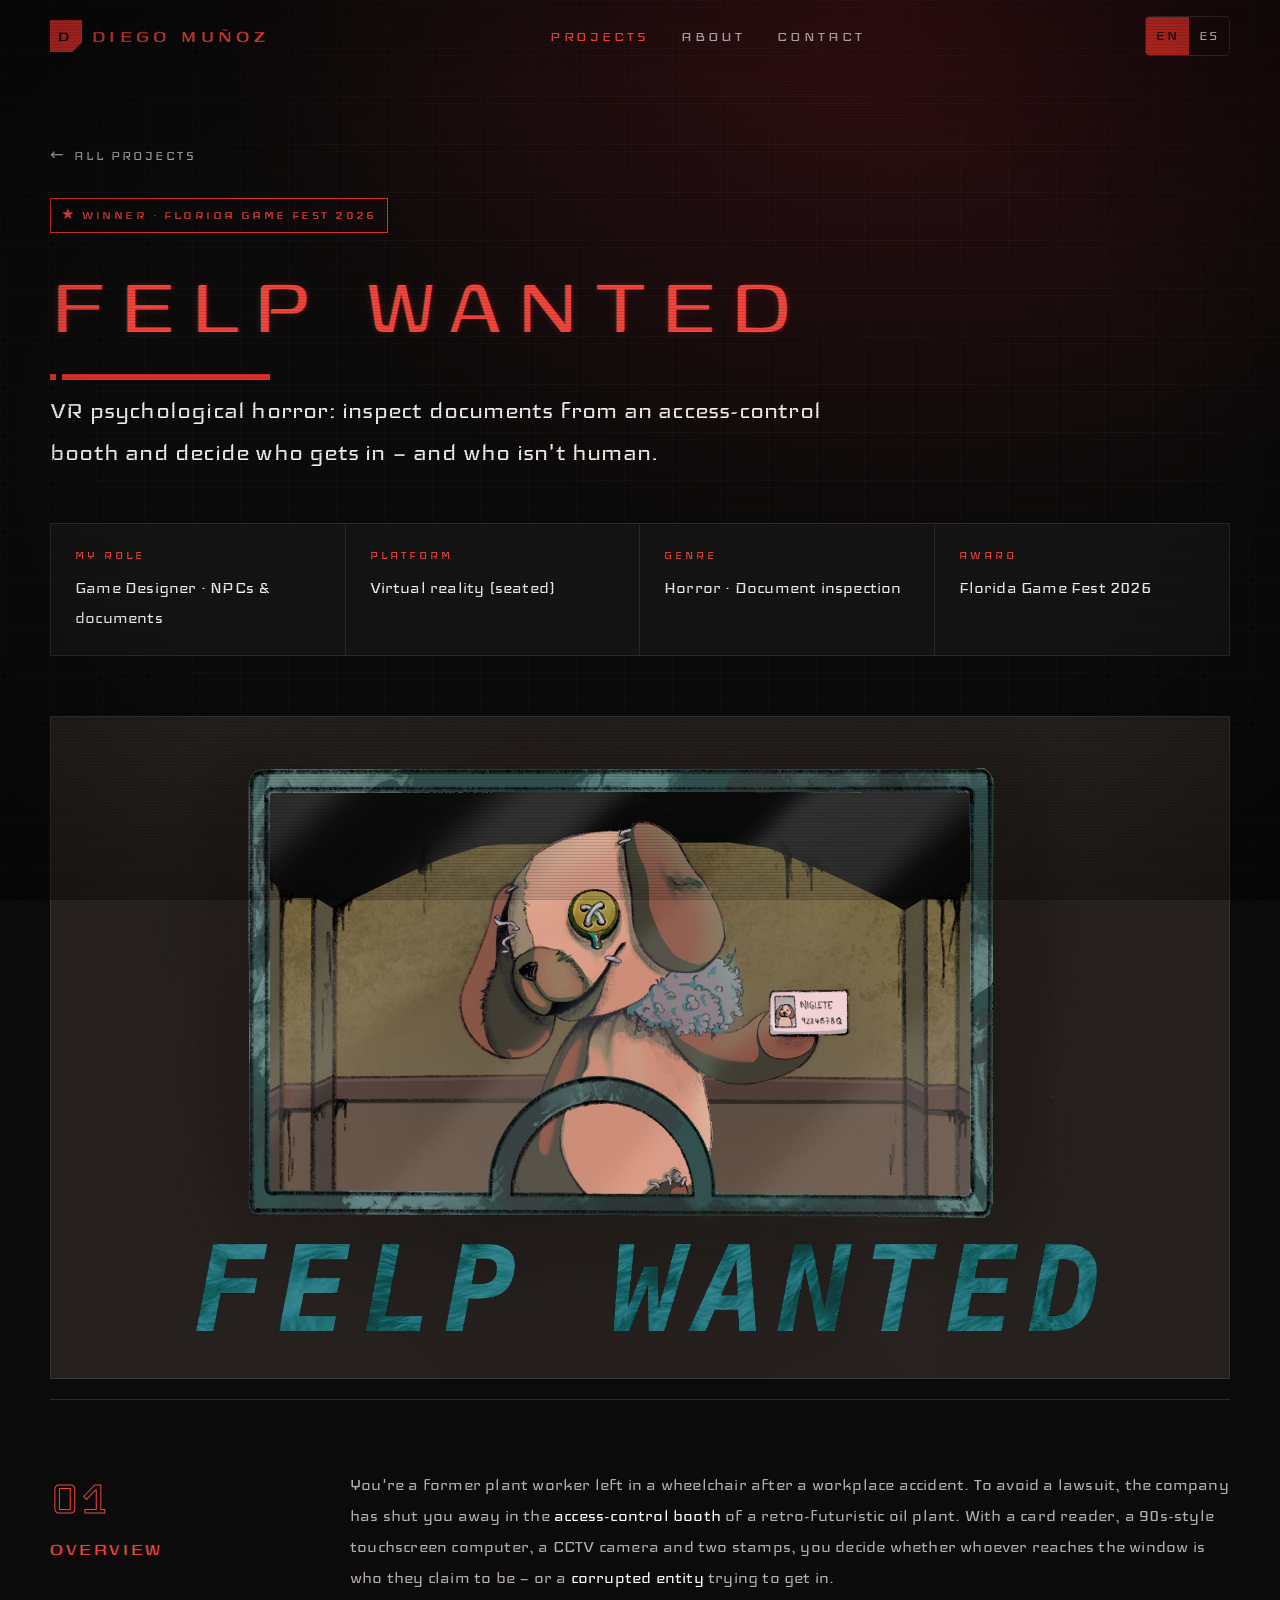
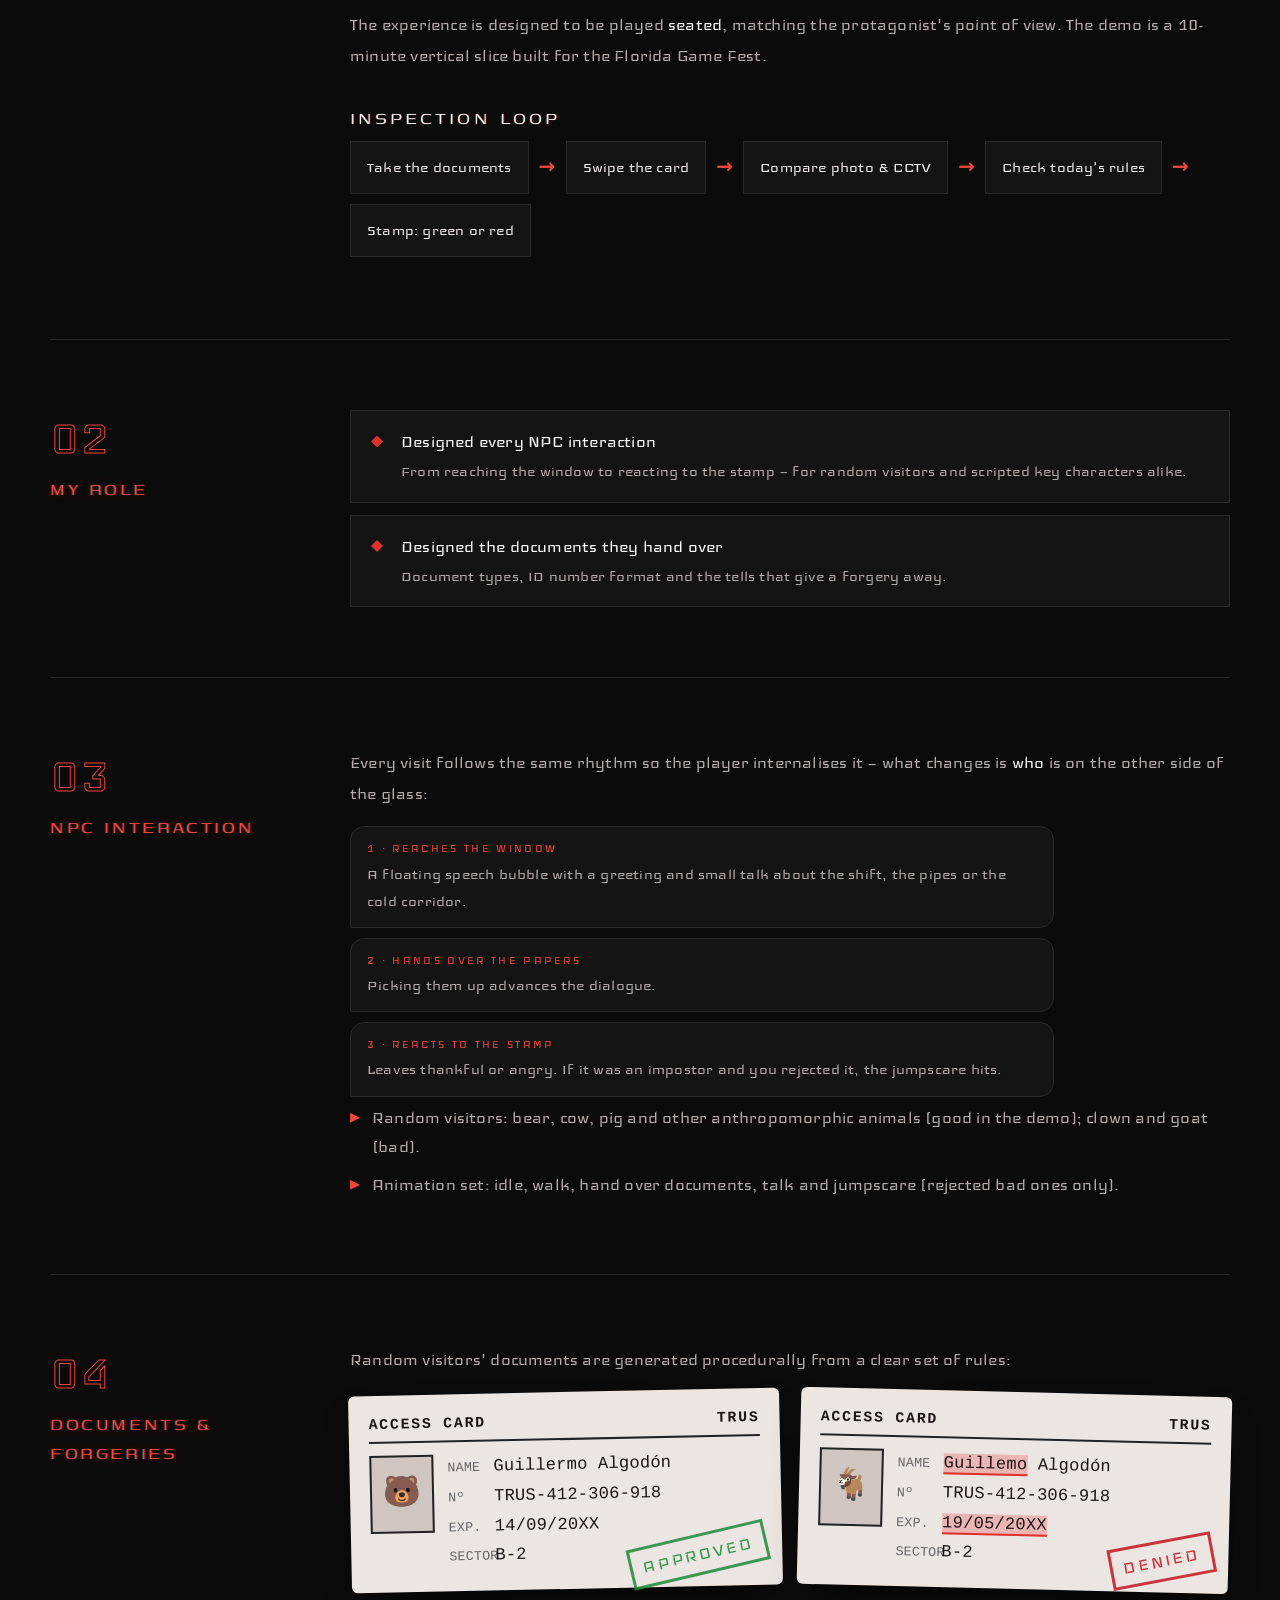
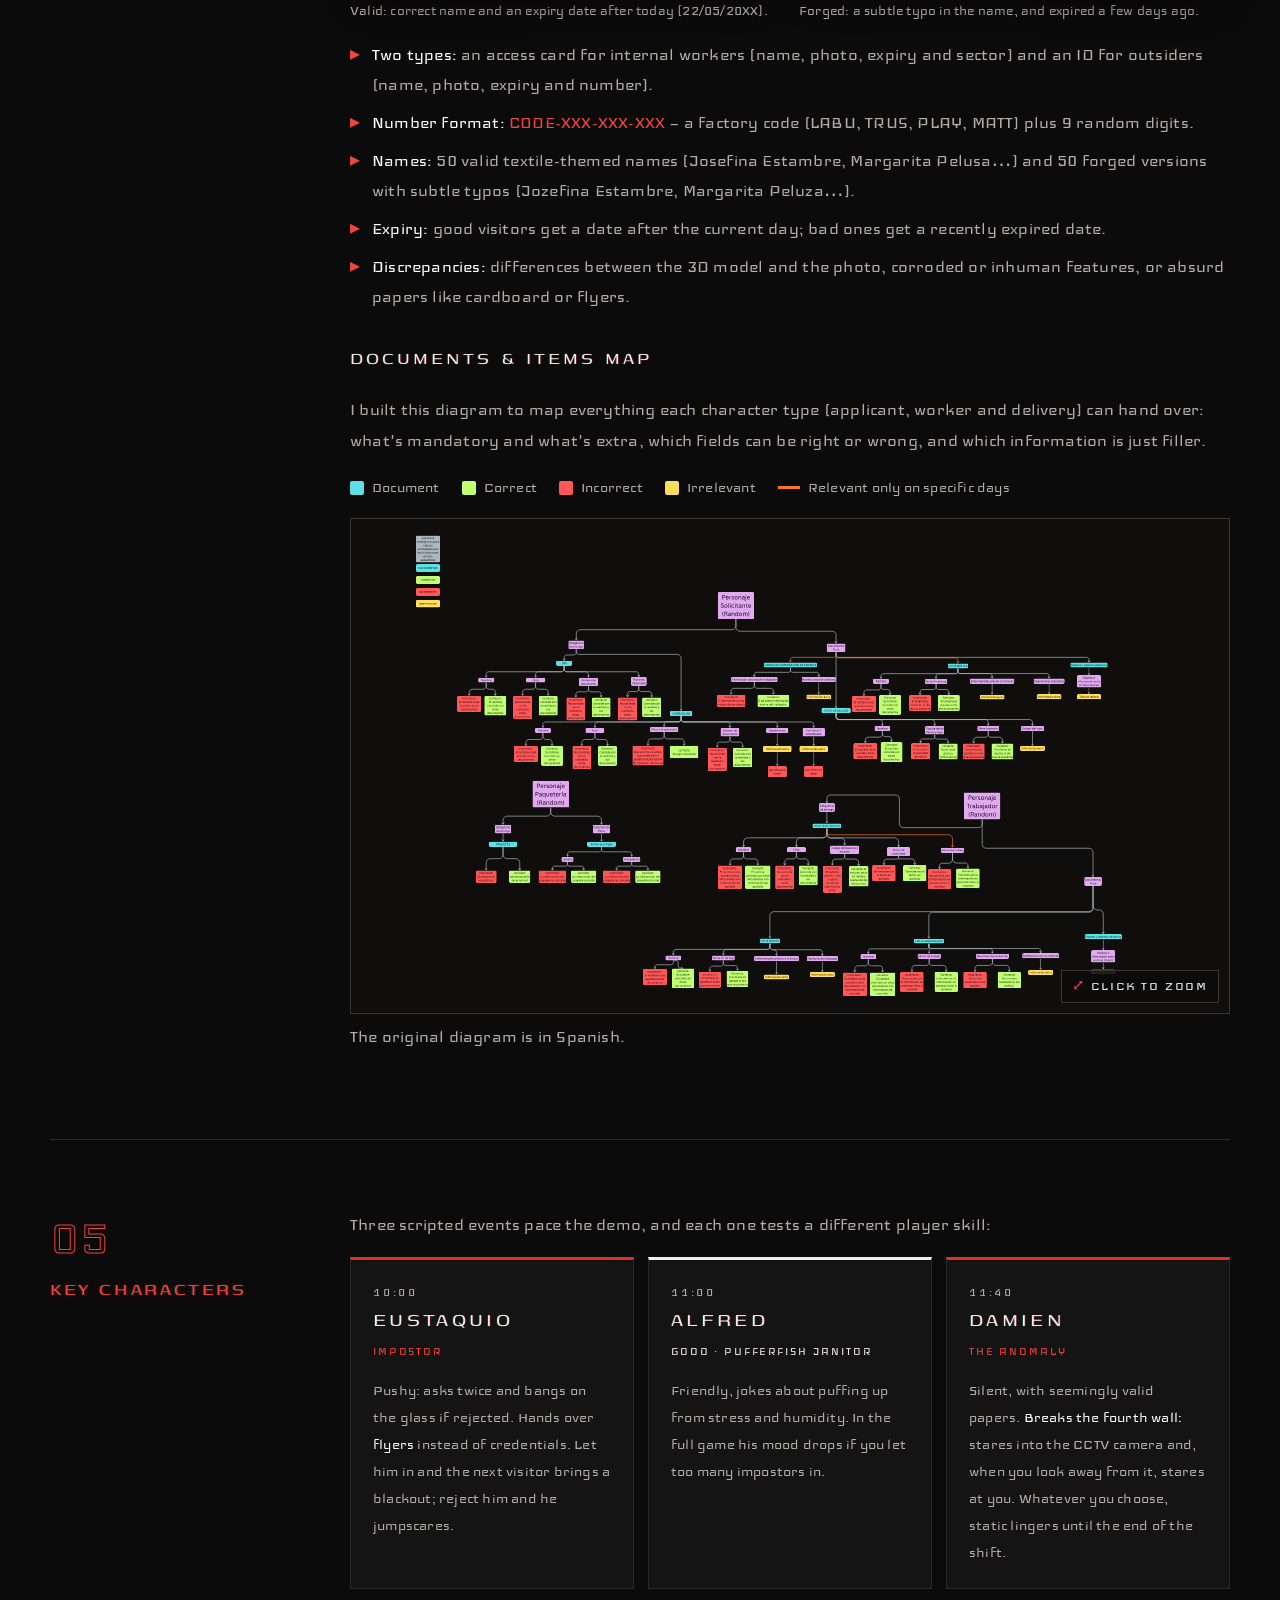
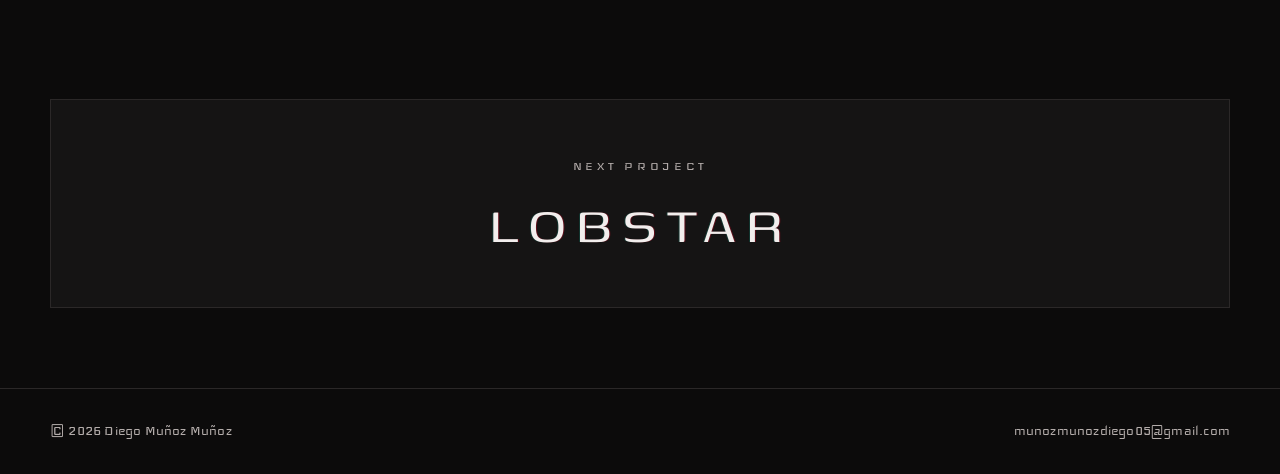
<file: felpwanted.html>
<!DOCTYPE html>
<html lang="en">
<head>
  <meta charset="UTF-8" />
  <meta name="viewport" content="width=device-width, initial-scale=1.0" />
  <title data-en="Felp Wanted — Diego Muñoz, Game Designer" data-es="Felp Wanted — Diego Muñoz, Game Designer">Felp Wanted — Diego Muñoz, Game Designer</title>
  <meta name="description" content="Felp Wanted: award-winning VR psychological horror about access control. NPC interaction and document design by Diego Muñoz." />
  <link rel="icon" href="data:image/svg+xml,<svg xmlns='http://www.w3.org/2000/svg' viewBox='0 0 32 32'><polygon points='0,0 32,0 32,22 22,32 0,32' fill='%23e0222f'/><text x='16' y='22' font-size='16' font-family='Arial' font-weight='bold' fill='white' text-anchor='middle'>D</text></svg>" />
  <link rel="preconnect" href="https://fonts.googleapis.com" />
  <link rel="preconnect" href="https://fonts.gstatic.com" crossorigin />
  <link href="https://fonts.googleapis.com/css2?family=Shippori+Mincho+B1:wght@500;700;800&family=Special+Elite&family=Zen+Kaku+Gothic+New:wght@400;500;700&display=swap" rel="stylesheet" />
  <style>
@font-face { font-family: "Genos"; src: url("Genos-Variable.woff") format("woff"), url("Genos-Variable.ttf") format("truetype"); font-weight: 100 900; font-display: swap; }
@font-face { font-family: "Iceland"; src: url("Iceland-Regular.woff") format("woff"), url("Iceland-Regular.ttf") format("truetype"); font-display: swap; }
/* ==========================================================
   Diego Muñoz — Game Designer Portfolio
   Palette: black / crimson red
   ========================================================== */
:root {
  --bg: #0b0b0d;
  --bg-2: #121216;
  --surface: #17171c;
  --surface-2: #1e1e25;
  --line: #2a2a33;
  --text: #ececf1;
  --muted: #9a9aa8;
  --red: #e0222f;
  --red-bright: #ff3b47;
  --red-dark: #8f121b;
  --red-glow: rgba(224, 34, 47, 0.35);
  --font-display: "Iceland", "Segoe UI", sans-serif;
  --font-body: "Iceland", "Segoe UI", system-ui, sans-serif;
  --font-title: "Genos", "Iceland", sans-serif;
  --radius: 4px;
  --max: 1180px;
  --cut: 14px;
}

* { box-sizing: border-box; margin: 0; padding: 0; }
html { scroll-behavior: smooth; }
body {
  background: var(--bg);
  color: var(--text);
  font-family: var(--font-body);
  font-size: 17px;
  line-height: 1.65;
  -webkit-font-smoothing: antialiased;
  overflow-x: hidden;
}
/* subtle grid texture */
body::before {
  content: "";
  position: fixed; inset: 0;
  background-image:
    linear-gradient(rgba(255,255,255,0.018) 1px, transparent 1px),
    linear-gradient(90deg, rgba(255,255,255,0.018) 1px, transparent 1px);
  background-size: 48px 48px;
  pointer-events: none;
  z-index: -1;
}
img { max-width: 100%; display: block; }
a { color: inherit; text-decoration: none; }
::selection { background: var(--red); color: #fff; }

.container { width: min(var(--max), 100% - 48px); margin-inline: auto; }

/* ---------- Typography ---------- */
h1, h2, h3, h4 { font-family: var(--font-display); font-weight: 700; line-height: 1.1; letter-spacing: 0.01em; }
h2 { font-size: clamp(2rem, 4vw, 2.8rem); text-transform: uppercase; }
h3 { font-size: 1.35rem; }
.eyebrow {
  font-family: var(--font-display);
  font-size: 0.8rem; font-weight: 600;
  letter-spacing: 0.28em; text-transform: uppercase;
  color: var(--red-bright);
  display: inline-flex; align-items: center; gap: 12px;
}
.eyebrow::before { content: ""; width: 28px; height: 2px; background: var(--red); }
.muted { color: var(--muted); }
.red { color: var(--red-bright); }

/* ---------- Nav ---------- */
.nav {
  position: fixed; top: 0; left: 0; right: 0; z-index: 50;
  transition: background .3s, border-color .3s;
  border-bottom: 1px solid transparent;
}
.nav.scrolled { background: rgba(11,11,13,0.86); backdrop-filter: blur(10px); border-color: var(--line); }
.nav .container { display: flex; align-items: center; justify-content: space-between; height: 72px; }
.logo { font-family: var(--font-display); font-weight: 700; font-size: 1.15rem; letter-spacing: 0.06em; display: flex; align-items: center; gap: 10px; }
.logo-mark {
  width: 32px; height: 32px; display: grid; place-items: center;
  background: var(--red); color: #fff; font-size: 0.95rem;
  clip-path: polygon(0 0, 100% 0, 100% 70%, 70% 100%, 0 100%);
}
.nav-links { display: flex; align-items: center; gap: 32px; list-style: none; }
.nav-links a { font-family: var(--font-display); font-size: 0.9rem; font-weight: 600; letter-spacing: 0.12em; text-transform: uppercase; color: var(--muted); transition: color .2s; }
.nav-links a:hover, .nav-links a.active { color: var(--text); }
.lang-toggle {
  display: flex; border: 1px solid var(--line); border-radius: var(--radius); overflow: hidden;
  font-family: var(--font-display); font-size: 0.8rem; font-weight: 700;
}
.lang-toggle button {
  background: none; border: 0; color: var(--muted); padding: 6px 10px; cursor: pointer; font: inherit; letter-spacing: 0.1em;
}
.lang-toggle button.on { background: var(--red); color: #fff; }
.menu-btn { display: none; background: none; border: 0; color: var(--text); cursor: pointer; }

/* ---------- Buttons ---------- */
.btn {
  display: inline-flex; align-items: center; gap: 10px;
  font-family: var(--font-display); font-weight: 700; font-size: 0.92rem;
  letter-spacing: 0.14em; text-transform: uppercase;
  padding: 15px 26px; border: 1px solid transparent; cursor: pointer;
  clip-path: polygon(0 0, calc(100% - var(--cut)) 0, 100% var(--cut), 100% 100%, var(--cut) 100%, 0 calc(100% - var(--cut)));
  transition: transform .2s, background .2s, box-shadow .2s, color .2s;
}
.btn-primary { background: var(--red); color: #fff; }
.btn-primary:hover { background: var(--red-bright); transform: translateY(-2px); box-shadow: 0 10px 30px var(--red-glow); }
.btn-ghost { background: var(--surface); color: var(--text); border-color: var(--line); }
.btn-ghost:hover { background: var(--surface-2); color: var(--red-bright); transform: translateY(-2px); }
.btn svg { width: 18px; height: 18px; }

/* ---------- Hero ---------- */
.hero { min-height: 100vh; display: flex; align-items: center; position: relative; padding: 120px 0 80px; overflow: hidden; }
.hero::after {
  content: ""; position: absolute; right: -15%; top: 10%;
  width: 70vw; height: 70vw; max-width: 900px; max-height: 900px;
  background: radial-gradient(circle, rgba(224,34,47,0.22) 0%, rgba(224,34,47,0.04) 45%, transparent 70%);
  z-index: -1;
}
.hero-slash {
  position: absolute; right: 6%; top: 0; bottom: 0; width: 2px;
  background: linear-gradient(180deg, transparent, var(--red), transparent);
  transform: skewX(-14deg); opacity: .5; z-index: -1;
}
.hero h1 {
  font-size: clamp(3rem, 9vw, 7.2rem);
  text-transform: uppercase; margin: 22px 0 10px; letter-spacing: -0.01em;
}
.hero h1 .outline { color: transparent; -webkit-text-stroke: 1.5px var(--text); }
.hero .role {
  font-family: var(--font-display); font-size: clamp(1.2rem, 2.6vw, 1.7rem); font-weight: 600;
  color: var(--red-bright); text-transform: uppercase; letter-spacing: 0.08em;
}
.hero .role .sep { color: var(--line); margin: 0 10px; }
.hero p.lead { max-width: 620px; margin: 26px 0 38px; color: var(--muted); font-size: 1.12rem; }
.hero-ctas { display: flex; flex-wrap: wrap; gap: 14px; }
.hero-badge {
  margin-top: 56px; display: inline-flex; align-items: center; gap: 14px;
  padding: 12px 18px; border: 1px solid var(--line); background: rgba(23,23,28,.7);
  font-size: 0.92rem; color: var(--muted);
}
.hero-badge strong { color: var(--text); }
.dot { width: 8px; height: 8px; border-radius: 50%; background: #3ddc84; box-shadow: 0 0 10px #3ddc84; }
.scroll-hint {
  position: absolute; bottom: 30px; left: 50%; transform: translateX(-50%);
  font-family: var(--font-display); font-size: 0.72rem; letter-spacing: 0.3em; color: var(--muted);
  display: flex; flex-direction: column; align-items: center; gap: 10px;
}
.scroll-hint span { width: 1px; height: 40px; background: linear-gradient(var(--red), transparent); animation: drip 2s infinite; }
@keyframes drip { 0% { transform: scaleY(0); transform-origin: top; } 50% { transform: scaleY(1); transform-origin: top; } 51% { transform-origin: bottom; } 100% { transform: scaleY(0); transform-origin: bottom; } }

/* ---------- Sections ---------- */
section { padding: 110px 0; }
.section-head { display: flex; justify-content: space-between; align-items: end; gap: 24px; margin-bottom: 56px; flex-wrap: wrap; }
.section-head h2 { margin-top: 14px; }
.section-head p { max-width: 460px; color: var(--muted); }

/* ---------- Featured project ---------- */
.featured {
  display: grid; grid-template-columns: 1.25fr 1fr; gap: 0;
  background: var(--surface); border: 1px solid var(--line);
  position: relative; margin-bottom: 28px; overflow: hidden;
  transition: border-color .3s, transform .3s;
}
.featured:hover { border-color: var(--red-dark); transform: translateY(-4px); }
.featured::before { content: ""; position: absolute; left: 0; top: 0; bottom: 0; width: 4px; background: var(--red); z-index: 2; }
.featured-media { position: relative; overflow: hidden; min-height: 380px; background: #000; }
.featured-media img { width: 100%; height: 100%; object-fit: cover; transition: transform .6s; }
.featured:hover .featured-media img { transform: scale(1.04); }
.featured-media::after { content: ""; position: absolute; inset: 0; background: linear-gradient(90deg, transparent 60%, var(--surface)); }
.featured-body { padding: 44px 44px 40px; display: flex; flex-direction: column; justify-content: center; }
.featured-body h3 { font-size: 2.6rem; text-transform: uppercase; margin: 14px 0 6px; }
.featured-body .tagline { color: var(--red-bright); font-family: var(--font-display); font-weight: 600; margin-bottom: 16px; }
.featured-body p { color: var(--muted); margin-bottom: 22px; }
.flag {
  display: inline-block; font-family: var(--font-display); font-size: 0.72rem; font-weight: 700;
  letter-spacing: 0.2em; text-transform: uppercase; padding: 5px 10px;
  background: var(--red); color: #fff; width: fit-content;
}

.meta-row { display: flex; flex-wrap: wrap; gap: 8px; margin-bottom: 26px; }
.chip {
  font-size: 0.78rem; font-weight: 600; letter-spacing: 0.04em;
  padding: 5px 11px; border: 1px solid var(--line); color: var(--muted); background: var(--bg-2);
}
.chip.hot { border-color: var(--red-dark); color: var(--red-bright); }

.link-arrow { font-family: var(--font-display); font-weight: 700; letter-spacing: 0.12em; text-transform: uppercase; font-size: 0.9rem; display: inline-flex; gap: 10px; align-items: center; color: var(--text); }
.link-arrow .arr { transition: transform .2s; color: var(--red-bright); }
a:hover .link-arrow .arr, .link-arrow:hover .arr { transform: translateX(6px); }

/* ---------- Project grid ---------- */
.grid { display: grid; grid-template-columns: repeat(2, 1fr); gap: 28px; }
.card {
  background: var(--surface); border: 1px solid var(--line); overflow: hidden;
  display: flex; flex-direction: column; transition: border-color .3s, transform .3s;
}
.card:hover { border-color: var(--red-dark); transform: translateY(-4px); }
.card-media { aspect-ratio: 16 / 9; overflow: hidden; background: #000; position: relative; }
.card-media img { width: 100%; height: 100%; object-fit: cover; transition: transform .6s; }
.card:hover .card-media img { transform: scale(1.05); }
.card-media .award {
  position: absolute; top: 14px; left: 14px;
  background: rgba(11,11,13,.85); border: 1px solid var(--red); color: var(--text);
  font-family: var(--font-display); font-size: 0.75rem; font-weight: 700; letter-spacing: 0.1em; text-transform: uppercase;
  padding: 6px 10px; display: flex; gap: 8px; align-items: center;
}
.card-body { padding: 28px; flex: 1; display: flex; flex-direction: column; }
.card-body h3 { font-size: 1.7rem; text-transform: uppercase; margin-bottom: 6px; }
.card-body .tagline { color: var(--red-bright); font-family: var(--font-display); font-weight: 600; font-size: 0.95rem; margin-bottom: 14px; }
.card-body p { color: var(--muted); font-size: 0.97rem; margin-bottom: 20px; flex: 1; }
.card-body .meta-row { margin-bottom: 22px; }

/* ---------- About ---------- */
.about-grid { display: grid; grid-template-columns: 1.1fr 1fr; gap: 64px; align-items: start; }
.about-text p { color: var(--muted); margin-bottom: 18px; font-size: 1.05rem; }
.about-text p strong { color: var(--text); font-weight: 600; }
.focus-list { display: grid; gap: 14px; margin-top: 30px; }
.focus {
  display: grid; grid-template-columns: 48px 1fr; gap: 16px; align-items: start;
  padding: 18px; background: var(--surface); border: 1px solid var(--line);
}
.focus-icon {
  width: 48px; height: 48px; display: grid; place-items: center;
  background: rgba(224,34,47,.1); border: 1px solid var(--red-dark); color: var(--red-bright);
  font-family: var(--font-display); font-weight: 700;
}
.focus h4 { font-size: 1.05rem; text-transform: uppercase; letter-spacing: 0.06em; margin-bottom: 4px; }
.focus p { color: var(--muted); font-size: 0.93rem; }

.skills-block { background: var(--surface); border: 1px solid var(--line); padding: 34px; }
.skills-block h4 { font-size: 0.85rem; letter-spacing: 0.22em; text-transform: uppercase; color: var(--red-bright); margin: 26px 0 14px; }
.skills-block h4:first-child { margin-top: 0; }
.tags { display: flex; flex-wrap: wrap; gap: 8px; }
.tags span { font-size: 0.88rem; padding: 7px 12px; background: var(--bg-2); border: 1px solid var(--line); }
.lang-row { display: flex; justify-content: space-between; padding: 10px 0; border-bottom: 1px dashed var(--line); font-size: 0.95rem; }
.lang-row:last-child { border-bottom: 0; }
.lang-row span:last-child { color: var(--muted); }
.edu { display: flex; gap: 16px; align-items: center; }
.edu strong { display: block; }
.edu small { color: var(--muted); font-size: 0.9rem; }

/* ---------- Contact ---------- */
.contact {
  text-align: center; position: relative; overflow: hidden;
  border-top: 1px solid var(--line);
  background: radial-gradient(ellipse at 50% 120%, rgba(224,34,47,.25), transparent 60%);
}
.contact h2 { font-size: clamp(2.4rem, 6vw, 4.4rem); margin: 18px 0 18px; }
.contact p { color: var(--muted); max-width: 560px; margin: 0 auto 36px; font-size: 1.08rem; }
.contact .hero-ctas { justify-content: center; }
.socials { display: flex; justify-content: center; gap: 14px; margin-top: 40px; flex-wrap: wrap; }
.socials a {
  display: inline-flex; align-items: center; gap: 8px; padding: 10px 16px;
  border: 1px solid var(--line); background: var(--surface); color: var(--muted);
  font-family: var(--font-display); font-weight: 600; font-size: 0.85rem; letter-spacing: 0.1em; text-transform: uppercase;
  transition: color .2s, border-color .2s;
}
.socials a:hover { color: var(--text); border-color: var(--red); }
.socials svg { width: 16px; height: 16px; }

footer { padding: 30px 0; border-top: 1px solid var(--line); color: var(--muted); font-size: 0.85rem; }
footer .container { display: flex; justify-content: space-between; flex-wrap: wrap; gap: 12px; }

/* ==========================================================
   Project (case study) pages
   ========================================================== */
.p-hero { padding: 140px 0 60px; position: relative; }
.p-hero::after {
  content: ""; position: absolute; left: 50%; top: 0; transform: translateX(-50%);
  width: 100%; height: 100%;
  background: radial-gradient(ellipse at 70% 0%, rgba(224,34,47,.18), transparent 55%);
  z-index: -1;
}
.back { font-family: var(--font-display); font-size: 0.85rem; letter-spacing: 0.15em; text-transform: uppercase; color: var(--muted); display: inline-flex; gap: 8px; margin-bottom: 30px; transition: color .2s; }
.back:hover { color: var(--red-bright); }
.p-hero h1 { font-size: clamp(3rem, 8vw, 6rem); text-transform: uppercase; margin: 14px 0 10px; }
.p-hero .tagline { font-family: var(--font-display); font-size: clamp(1.1rem, 2.4vw, 1.5rem); color: var(--red-bright); font-weight: 600; max-width: 820px; }
.p-hero .hero-ctas { margin-top: 32px; }

.facts {
  display: grid; grid-template-columns: repeat(4, 1fr);
  border: 1px solid var(--line); background: var(--surface); margin-top: 48px;
}
.fact { padding: 22px 24px; border-right: 1px solid var(--line); }
.fact:last-child { border-right: 0; }
.fact small { display: block; font-family: var(--font-display); font-size: 0.72rem; letter-spacing: 0.22em; text-transform: uppercase; color: var(--red-bright); margin-bottom: 6px; }
.fact span { font-weight: 600; }

.video-wrap {
  position: relative; aspect-ratio: 16 / 9; background: #000;
  border: 1px solid var(--line); margin: 0 0 20px;
  box-shadow: 0 30px 80px -30px var(--red-glow);
}
.video-wrap iframe { position: absolute; inset: 0; width: 100%; height: 100%; border: 0; }

.case { display: grid; grid-template-columns: 240px 1fr; gap: 60px; padding: 70px 0; border-top: 1px solid var(--line); }
.case:first-of-type { border-top: 0; }
.case-label { position: sticky; top: 100px; align-self: start; }
.case-label .num { font-family: var(--font-display); font-size: 3rem; font-weight: 700; color: transparent; -webkit-text-stroke: 1px var(--red); line-height: 1; }
.case-label h2 { font-size: 1.3rem; margin-top: 8px; }
.case-body p { color: var(--muted); margin-bottom: 16px; font-size: 1.05rem; }
.case-body p strong { color: var(--text); }
.case-body h3 { font-size: 1.15rem; text-transform: uppercase; letter-spacing: 0.06em; margin: 28px 0 12px; }

.contrib { list-style: none; display: grid; gap: 12px; }
.contrib li {
  padding: 16px 18px 16px 50px; position: relative;
  background: var(--surface); border: 1px solid var(--line); color: var(--text);
}
.contrib li::before {
  content: ""; position: absolute; left: 20px; top: 24px; width: 12px; height: 12px;
  background: var(--red); clip-path: polygon(50% 0, 100% 50%, 50% 100%, 0 50%);
}
.contrib li em { font-style: normal; color: var(--muted); display: block; font-size: 0.93rem; margin-top: 2px; }

.pillars { display: grid; grid-template-columns: repeat(3, 1fr); gap: 16px; margin-top: 8px; }
.pillar { padding: 22px; background: var(--surface); border: 1px solid var(--line); border-top: 3px solid var(--red); }
.pillar h4 { font-size: 1rem; text-transform: uppercase; letter-spacing: 0.06em; margin-bottom: 8px; }
.pillar p { font-size: 0.93rem; margin: 0; }

.loop { display: flex; flex-wrap: wrap; align-items: center; gap: 10px; margin: 8px 0 12px; }
.loop .step { padding: 12px 16px; background: var(--surface); border: 1px solid var(--line); font-family: var(--font-display); font-weight: 600; font-size: 0.95rem; }
.loop .arrow { color: var(--red-bright); font-weight: 700; }

.gallery { display: grid; grid-template-columns: repeat(2, 1fr); gap: 16px; }
.gallery img { border: 1px solid var(--line); width: 100%; aspect-ratio: 16/9; object-fit: cover; background: #000; }
.gallery img.full { grid-column: 1 / -1; }

.awards { display: grid; grid-template-columns: repeat(2, 1fr); gap: 16px; }
.award-card {
  padding: 24px; background: linear-gradient(135deg, rgba(224,34,47,.15), var(--surface) 60%);
  border: 1px solid var(--red-dark); display: flex; gap: 16px; align-items: center;
}
.award-card .trophy { font-size: 2rem; }
.award-card strong { display: block; font-family: var(--font-display); font-size: 1.1rem; text-transform: uppercase; }
.award-card small { color: var(--muted); }

.next-project {
  display: block; margin-top: 40px; padding: 50px; text-align: center;
  background: var(--surface); border: 1px solid var(--line); transition: border-color .3s;
}
.next-project:hover { border-color: var(--red); }
.next-project small { font-family: var(--font-display); letter-spacing: 0.25em; text-transform: uppercase; color: var(--muted); font-size: 0.78rem; }
.next-project strong { display: block; font-family: var(--font-display); font-size: clamp(2rem, 5vw, 3.4rem); text-transform: uppercase; margin-top: 8px; }
.next-project:hover strong { color: var(--red-bright); }

/* ---------- Reveal animation ---------- */
.reveal { opacity: 0; transform: translateY(24px); transition: opacity .7s ease, transform .7s ease; }
.reveal.in { opacity: 1; transform: none; }

/* ---------- Responsive ---------- */
@media (max-width: 960px) {
  .featured { grid-template-columns: 1fr; }
  .featured-media { min-height: 260px; }
  .featured-media::after { background: linear-gradient(180deg, transparent 60%, var(--surface)); }
  .about-grid { grid-template-columns: 1fr; gap: 40px; }
  .case { grid-template-columns: 1fr; gap: 20px; padding: 50px 0; }
  .case-label { position: static; }
  .facts { grid-template-columns: repeat(2, 1fr); }
  .fact:nth-child(2) { border-right: 0; }
  .fact:nth-child(-n+2) { border-bottom: 1px solid var(--line); }
  .pillars { grid-template-columns: 1fr; }
}
@media (max-width: 760px) {
  body { font-size: 16px; }
  .grid, .gallery, .awards { grid-template-columns: 1fr; }
  .nav-links { position: fixed; top: 72px; left: 0; right: 0; flex-direction: column; gap: 0; background: var(--bg); border-bottom: 1px solid var(--line); display: none; }
  .nav-links.open { display: flex; }
  .nav-links li { width: 100%; border-top: 1px solid var(--line); }
  .nav-links a { display: block; padding: 18px 24px; }
  .menu-btn { display: block; }
  .featured-body { padding: 30px 24px; }
  .featured-body h3 { font-size: 2rem; }
  section { padding: 80px 0; }
  .hero-slash, .scroll-hint { display: none; }
  .hero .role { display: flex; flex-wrap: wrap; row-gap: 2px; font-size: 1.05rem; }
  .hero .role .sep { margin: 0 8px; }
}
@media (prefers-reduced-motion: reduce) {
  * { animation: none !important; transition: none !important; }
  .reveal { opacity: 1; transform: none; }
}

/* ==========================================================
   OniJack deep-dive components
   ========================================================== */
.why {
  margin-top: 26px; padding: 22px 24px 22px 26px; position: relative;
  background: linear-gradient(135deg, rgba(224,34,47,.10), rgba(23,23,28,.6) 70%);
  border: 1px solid var(--red-dark); border-left: 4px solid var(--red);
}
.why::before {
  content: attr(data-label); display: block;
  font-family: var(--font-display); font-size: .74rem; font-weight: 700;
  letter-spacing: .22em; text-transform: uppercase; color: var(--red-bright); margin-bottom: 8px;
}
.why p { color: var(--text) !important; margin: 0 0 10px !important; font-size: 1rem !important; }
.why p:last-child { margin-bottom: 0 !important; }
.why:empty, .why:not(:has(*)) { display: none; }

.timeline { display: grid; grid-template-columns: repeat(6, 1fr); gap: 6px; margin: 10px 0 18px; }
.tl {
  padding: 14px 10px; text-align: center; background: var(--surface); border: 1px solid var(--line);
  font-family: var(--font-display); font-weight: 600; font-size: .9rem;
}
.tl small { display: block; font-size: .68rem; letter-spacing: .16em; color: var(--muted); text-transform: uppercase; margin-bottom: 2px; }
.tl.shop { border-color: #b8892a; color: #f0c25a; }
.tl.boss { background: var(--red); border-color: var(--red); color: #fff; }
.tl.boss small { color: rgba(255,255,255,.8); }

.bars { display: grid; gap: 10px; margin: 8px 0 6px; }
.bar { display: grid; grid-template-columns: 90px 1fr 52px; gap: 12px; align-items: center; font-size: .92rem; }
.bar .track { height: 12px; background: var(--bg-2); border: 1px solid var(--line); position: relative; }
.bar .fill { position: absolute; inset: 0 auto 0 0; background: linear-gradient(90deg, var(--red-dark), var(--red-bright)); }
.bar b { font-family: var(--font-display); text-align: right; }
.bar span:first-child { color: var(--muted); font-family: var(--font-display); font-weight: 600; text-transform: uppercase; letter-spacing: .08em; font-size: .8rem; }

.rules { list-style: none; display: grid; gap: 8px; margin: 6px 0 4px; }
.rules li { padding-left: 22px; position: relative; color: var(--muted); }
.rules li::before { content: "▸"; position: absolute; left: 0; color: var(--red-bright); }
.rules li strong { color: var(--text); }

.bosses { display: grid; grid-template-columns: 1fr 1fr; gap: 16px; }
.boss {
  padding: 26px; background: var(--surface); border: 1px solid var(--line); position: relative; overflow: hidden;
}
.boss::after {
  content: attr(data-kanji); position: absolute; right: -6px; bottom: -28px;
  font-size: 7rem; font-weight: 700; color: rgba(224,34,47,.07); line-height: 1; pointer-events: none;
}
.boss small { font-family: var(--font-display); font-size: .72rem; letter-spacing: .22em; text-transform: uppercase; color: var(--red-bright); }
.boss h4 { font-size: 1.5rem; text-transform: uppercase; margin: 6px 0 14px; }
.boss .rules { font-size: .94rem; }

.tables { display: grid; grid-template-columns: 1.4fr 1fr; gap: 16px; }
.dtable { width: 100%; border-collapse: collapse; background: var(--surface); border: 1px solid var(--line); font-size: .95rem; }
.dtable th, .dtable td { padding: 12px 16px; text-align: left; border-bottom: 1px solid var(--line); }
.dtable th { font-family: var(--font-display); font-size: .72rem; letter-spacing: .2em; text-transform: uppercase; color: var(--red-bright); background: var(--bg-2); }
.dtable td:last-child { font-family: var(--font-display); font-weight: 700; color: #f0c25a; white-space: nowrap; }
.dtable tr:last-child td { border-bottom: 0; }
.dtable td { color: var(--muted); }

.items { display: grid; grid-template-columns: repeat(2, 1fr); gap: 14px; }
.item { padding: 20px 22px; background: var(--surface); border: 1px solid var(--line); }
.item-head { display: flex; justify-content: space-between; align-items: baseline; gap: 10px; margin-bottom: 8px; }
.item h4 { font-size: 1.05rem; text-transform: uppercase; letter-spacing: .04em; }
.item .type { font-family: var(--font-display); font-size: .66rem; font-weight: 700; letter-spacing: .16em; text-transform: uppercase; padding: 3px 7px; border: 1px solid var(--line); color: var(--muted); white-space: nowrap; }
.item .type.shared { border-color: #2c5b8f; color: #7fb3ff; }
.item .type.cursed { border-color: #5d2a8f; color: #c08bff; }
.item p { font-size: .93rem !important; margin-bottom: 10px !important; }
.item .lv { font-size: .86rem; color: var(--muted); border-top: 1px dashed var(--line); padding-top: 10px; }
.item .lv b { color: #f0c25a; font-family: var(--font-display); }
.item .rework { display: inline-block; margin-left: 6px; font-family: var(--font-display); font-size: .62rem; font-weight: 700; letter-spacing: .14em; padding: 2px 6px; background: var(--red); color: #fff; vertical-align: middle; }

.ai-grid { display: grid; grid-template-columns: 1fr 1fr; gap: 10px; }
.ai { padding: 14px 16px; background: var(--surface); border: 1px solid var(--line); font-size: .92rem; color: var(--muted); }
.ai strong { display: block; color: var(--text); font-family: var(--font-display); text-transform: uppercase; letter-spacing: .05em; font-size: .9rem; margin-bottom: 3px; }
.ai code { font-family: var(--font-display); color: var(--red-bright); font-weight: 700; }

.ach { display: flex; flex-wrap: wrap; gap: 8px; }
.ach span { font-size: .85rem; padding: 6px 11px; background: var(--bg-2); border: 1px solid var(--line); color: var(--muted); }
.ach span::before { content: "◆ "; color: #f0c25a; }

@media (max-width: 960px) {
  .bosses, .tables, .items, .ai-grid { grid-template-columns: 1fr; }
  .timeline { grid-template-columns: repeat(3, 1fr); }
}

/* ---------- v3 additions ---------- */
.featured.reverse { grid-template-columns: 1fr 1.25fr; }
.featured.reverse .featured-media { order: 2; }
.featured.reverse .featured-media::after { background: linear-gradient(270deg, transparent 60%, var(--surface)); }
.featured.reverse::before { left: auto; right: 0; }

.awards-strip { display: flex; flex-wrap: wrap; gap: 10px; margin-top: 18px; }
.awards-strip span {
  display: inline-flex; align-items: center; gap: 8px; padding: 8px 14px;
  border: 1px solid var(--red-dark); background: rgba(224,34,47,.08);
  font-family: var(--font-display); font-weight: 600; font-size: .85rem; letter-spacing: .04em;
}

.docs { display: grid; grid-template-columns: 1fr 1fr; gap: 18px; margin: 10px 0 18px; }
.doc-card {
  background: #e9e4d6; color: #222; padding: 18px 20px; position: relative;
  font-family: "Courier New", monospace; font-size: .9rem; border-radius: 6px;
  box-shadow: 0 18px 40px -18px rgba(0,0,0,.8); transform: rotate(-1.2deg);
}
.doc-card.fake { transform: rotate(1.4deg); }
.doc-card .doc-top { display: flex; justify-content: space-between; font-weight: 700; font-size: .78rem; letter-spacing: .12em; border-bottom: 2px solid #222; padding-bottom: 6px; margin-bottom: 12px; }
.doc-card .doc-body { display: grid; grid-template-columns: 64px 1fr; gap: 14px; }
.doc-card .photo { width: 64px; height: 78px; background: #c9bfa8; border: 2px solid #222; display: grid; place-items: center; font-size: 1.6rem; }
.doc-card .row { margin-bottom: 4px; }
.doc-card .row b { display: inline-block; width: 46px; font-size: .7rem; color: #666; }
.doc-card .err { background: rgba(224,34,47,.25); border-bottom: 2px solid var(--red); }
.doc-card .stamp {
  position: absolute; right: 14px; bottom: 10px; font-family: var(--font-display); font-weight: 700;
  font-size: 1.1rem; letter-spacing: .1em; padding: 2px 10px; border: 3px solid; transform: rotate(-12deg); opacity: .85;
}
.doc-card .stamp.ok { color: #1f8a3b; }
.doc-card .stamp.no { color: #c41622; }
.doc-caption { font-size: .82rem; color: var(--muted); margin-top: 10px; font-family: var(--font-body); }

.chars { display: grid; grid-template-columns: repeat(3, 1fr); gap: 14px; }
.char { padding: 22px; background: var(--surface); border: 1px solid var(--line); border-top: 3px solid var(--line); }
.char.bad { border-top-color: var(--red); }
.char.good { border-top-color: #3ddc84; }
.char .time { font-family: var(--font-display); font-size: .74rem; letter-spacing: .2em; color: var(--muted); }
.char h4 { font-size: 1.25rem; text-transform: uppercase; margin: 4px 0 2px; }
.char .tag { font-family: var(--font-display); font-size: .7rem; font-weight: 700; letter-spacing: .14em; text-transform: uppercase; }
.char.bad .tag { color: var(--red-bright); }
.char.good .tag { color: #3ddc84; }
.char p { font-size: .92rem !important; margin: 12px 0 0 !important; }

.dialog { display: grid; gap: 10px; margin: 8px 0 6px; }
.bubble { max-width: 80%; padding: 12px 16px; background: var(--surface); border: 1px solid var(--line); border-radius: 14px 14px 14px 2px; font-size: .95rem; }
.bubble small { display: block; font-family: var(--font-display); font-size: .68rem; letter-spacing: .18em; text-transform: uppercase; color: var(--red-bright); margin-bottom: 2px; }

@media (max-width: 960px) {
  .featured.reverse { grid-template-columns: 1fr; }
  .featured.reverse .featured-media { order: 0; }
  .docs, .chars { grid-template-columns: 1fr; }
}
.rules code { font-family: var(--font-display); color: var(--red-bright); font-weight: 700; }
.scroll-hint { display: none; }
.boss.locked { margin-top: 16px; border-style: dashed; background: repeating-linear-gradient(135deg, var(--surface) 0 14px, #141418 14px 28px); }
.boss.locked h4 { margin-bottom: 8px; }


/* ==========================================================
   v9 — Iceland body + Segment (E1234) titles, LCD buttons
   ========================================================== */
html { font-size: 19px; }
* { font-synthesis: none; }
body { font-size: 1.05rem; line-height: 1.5; letter-spacing: .01em; }
strong, b { font-weight: normal; color: var(--text); }

/* Titles: 7-segment display in red */
h1, h2, .featured-body h3, .card-body h3, .boss h4, .char h4,
.next-project strong, .award-card strong, .case-body h3 {
  font-family: var(--font-title); font-weight: normal; color: var(--red-bright);
  letter-spacing: .015em; text-transform: none; line-height: 1.05;
  text-shadow: 0 2px 0 rgba(0,0,0,.6), 0 0 22px rgba(224,34,47,.25);
}
.hero h1 { font-size: clamp(4rem, 12vw, 9.5rem); margin: 22px 0 18px; line-height: .95; }
.hero h1 .outline { color: var(--text); text-shadow: 0 2px 0 rgba(0,0,0,.6); }
h2 { font-size: clamp(2.6rem, 5vw, 3.8rem); }
.p-hero h1 { font-size: clamp(3.6rem, 10vw, 7.5rem); }
.featured-body h3 { font-size: 3.2rem; text-transform: none; }
.card-body h3 { font-size: 2.4rem; text-transform: none; }
.case-label h2 { font-size: 2rem; line-height: 1.05; }
.case-body h3 { font-size: 1.8rem; text-transform: none; margin-top: 34px; }
.boss h4 { font-size: 2rem; text-transform: none; }
.char h4 { font-size: 1.9rem; text-transform: none; }
.next-project strong { font-size: clamp(2.6rem, 6vw, 4.4rem); text-transform: none; }
.next-project:hover strong { color: #fff; }
.award-card strong { font-size: 1.5rem; text-transform: none; }
.contact h2 { font-size: clamp(2.8rem, 7vw, 5rem); }
.contact h2 .red { color: inherit; }

/* Body-font labels: Iceland reads best uppercase + tracked */
.eyebrow, .flag, .chip, .fact small, .tl small, .bar span:first-child, .item .type, .dtable th,
.nav-links a, .lang-toggle, .link-arrow, .back, .socials a, .loop .step, .doc-caption { font-family: var(--font-body); }
.nav-links a { font-size: .95rem; letter-spacing: .16em; }
.hero .role { font-size: clamp(1.1rem, 2.4vw, 1.5rem); letter-spacing: .12em; }
.hero p.lead { font-size: 1.15rem; }
.chip { font-size: .8rem; letter-spacing: .08em; text-transform: uppercase; }
.item h4, .ai strong, .focus h4, .skills-block h4, .pillar h4 { font-family: var(--font-body); font-weight: normal; letter-spacing: .1em; }
.item h4 { font-size: 1.05rem; color: var(--text); }
.focus h4 { color: var(--red-bright); font-size: 1.1rem; }
.case-body p, .card-body p, .featured-body p, .about-text p { line-height: 1.55; }

/* ---------- LCD buttons ---------- */
.btn {
  clip-path: none; font-family: var(--font-body); font-weight: normal; font-size: 1.05rem;
  letter-spacing: .18em; text-transform: uppercase; padding: 13px 24px 13px 20px; gap: 12px;
  background: #120708; color: var(--red-bright); border: 1px solid rgba(224,34,47,.65);
  box-shadow: inset 0 0 0 3px #120708, inset 0 0 0 4px rgba(224,34,47,.22);
  text-shadow: 0 0 8px rgba(255,59,71,.6);
  transition: background .15s, color .15s, box-shadow .2s, transform .15s;
}
.btn::before {
  content: ""; width: 5px; height: 15px; flex: none; background: currentColor;
  box-shadow: 0 0 8px currentColor; opacity: .85;
}
.btn:hover::before { animation: lcdBlink .9s steps(1) infinite; }
@keyframes lcdBlink { 50% { opacity: 0; } }
.btn:hover { background: var(--red); color: #0b0b0d; text-shadow: none; transform: none;
  box-shadow: inset 0 0 0 3px var(--red), inset 0 0 0 4px rgba(11,11,13,.35), 0 0 26px var(--red-glow); }
.btn-primary { background: var(--red); color: #0b0b0d; text-shadow: none; border-color: var(--red);
  box-shadow: inset 0 0 0 3px var(--red), inset 0 0 0 4px rgba(11,11,13,.3); }
.btn-primary:hover { background: var(--red-bright); box-shadow: inset 0 0 0 3px var(--red-bright), inset 0 0 0 4px rgba(11,11,13,.3), 0 0 30px var(--red-glow); }
.btn-ghost { background: #120708; color: var(--red-bright); border-color: rgba(224,34,47,.65); }
.btn-ghost:hover { color: #0b0b0d; }
.btn svg { width: 17px; height: 17px; }
.btn:focus-visible { outline: 2px solid #fff; outline-offset: 3px; }

.lang-toggle { font-size: .9rem; letter-spacing: .14em; }
.lang-toggle button.on { box-shadow: 0 0 14px var(--red-glow); }
.link-arrow { font-size: .95rem; letter-spacing: .16em; }
.flag { font-size: .8rem; letter-spacing: .16em; }
.eyebrow { font-size: .85rem; letter-spacing: .3em; }

@media (max-width: 760px) {
  html { font-size: 17px; }
  .featured-body h3 { font-size: 2.6rem; }
}


/* ==========================================================
   v11 — Red phosphor CRT terminal
   ========================================================== */
:root {
  --bg: #0e0304;
  --bg-2: #130506;
  --surface: #180607;
  --surface-2: #210909;
  --line: #4d1316;
  --text: #ffd6d0;
  --muted: #c8776f;
  --red: #ec2f27;
  --red-bright: #ff4b3e;
  --red-dark: #7d1513;
  --red-glow: rgba(255, 60, 48, .35);
  --ink: #140405;
}
body { background: var(--bg); color: var(--text); }
body::before {
  background-image:
    linear-gradient(rgba(255,75,62,.035) 1px, transparent 1px),
    linear-gradient(90deg, rgba(255,75,62,.035) 1px, transparent 1px);
}
/* scanlines + vignette over everything */
body::after {
  content: ""; position: fixed; inset: 0; pointer-events: none; z-index: 200;
  background:
    repeating-linear-gradient(0deg, rgba(0,0,0,.22) 0 1px, transparent 1px 3px),
    radial-gradient(ellipse at center, transparent 55%, rgba(0,0,0,.55) 100%);
}
::selection { background: var(--red); color: var(--ink); }

/* ---------- Titles: Genos, wide, phosphor + colour bleed ---------- */
h1, h2, .featured-body h3, .card-body h3, .boss h4, .char h4,
.next-project strong, .award-card strong, .case-body h3 {
  font-family: var(--font-title); font-weight: 400; text-transform: uppercase;
  letter-spacing: .14em; line-height: 1.08; color: var(--red-bright);
  text-shadow: -1.5px 0 rgba(0,255,214,.28), 1.5px 0 rgba(255,0,40,.55), 0 0 18px rgba(255,60,48,.45);
}
.hero h1 { font-size: clamp(2.6rem, 7.6vw, 6.2rem); letter-spacing: .12em; margin: 10px 0 14px; line-height: 1; }
h2 { font-size: clamp(1.9rem, 3.8vw, 2.9rem); }
.p-hero h1 { font-size: clamp(2.8rem, 8vw, 6rem); }
.featured-body h3 { font-size: 2.3rem; }
.card-body h3 { font-size: 1.7rem; }
.case-label h2 { font-size: 1.15rem; line-height: 1.3; letter-spacing: .12em; }
.case-body h3 { font-size: 1.15rem; }
.boss h4 { font-size: 1.35rem; }
.char h4 { font-size: 1.25rem; }
.next-project strong { font-size: clamp(2rem, 5vw, 3.4rem); }
.award-card strong { font-size: 1.05rem; }
.contact h2 { font-size: clamp(2rem, 5.4vw, 3.8rem); }
.contact h2 .red { color: inherit; }

/* section titles get the "marker + bar" from the reference */
.section-head h2::after, .p-hero h1::after {
  content: ""; display: block; height: 10px; width: min(360px, 70%); margin-top: 16px;
  background: linear-gradient(90deg, var(--red) 0 10px, transparent 10px 18px, var(--red) 18px);
  box-shadow: 0 0 14px var(--red-glow);
}

/* ---------- Bars & data blocks ---------- */
.tbar { display: flex; align-items: center; gap: 8px; }
.tbar i { width: 10px; height: 14px; background: var(--red); box-shadow: 0 0 10px var(--red-glow); }
.tbar b { flex: 1; height: 14px; background: var(--red); box-shadow: 0 0 10px var(--red-glow); }
canvas.datablock { display: block; image-rendering: pixelated; filter: drop-shadow(0 0 4px rgba(255,60,48,.5)); }

/* ---------- Hero terminal ---------- */
.hero { min-height: auto; padding: 118px 0 70px; display: block; }
.hero::after, .hero-slash, .scroll-hint { display: none; }
.term { position: relative; border: 4px solid var(--red); box-shadow: 0 0 30px rgba(255,60,48,.18), inset 0 0 60px rgba(255,60,48,.06); margin-top: 18px; }
.term-tabs { position: absolute; top: -22px; left: 0; right: 0; display: flex; justify-content: space-between; padding: 0 20px; pointer-events: none; }
.term-tabs span { background: var(--red); padding: 4px 8px; height: 22px; }
.term-main { position: relative; padding: 70px 48px 54px; text-align: center; display: flex; flex-direction: column; align-items: center; }
.term-data { position: absolute; left: 48px; top: 34px; width: 34%; display: grid; gap: 8px; }
.term-data .tbar { margin-left: -8px; }
.term-main .eyebrow { margin-top: 70px; }
.term-main .datablock.under { margin: 4px auto 22px; }
.term-main .role { justify-content: center; display: flex; flex-wrap: wrap; }
.term-main .lead { margin-left: auto; margin-right: auto; }
.term-main .hero-ctas { justify-content: center; }
.term-sub { display: grid; grid-template-columns: 150px 1fr; border-top: 4px solid var(--red); }
.globe { display: grid; place-items: center; border-right: 4px solid var(--red); padding: 22px; color: var(--red-bright); position: relative; }
.globe svg { width: 70px; height: 70px; filter: drop-shadow(0 0 6px var(--red-glow)); }
.globe::before, .globe::after { content: ""; position: absolute; width: 10px; height: 10px; border: 2px solid var(--red); }
.globe::before { top: 12px; left: 12px; border-right: 0; border-bottom: 0; }
.globe::after { bottom: 12px; right: 12px; border-left: 0; border-top: 0; }
.term-sub-body { padding: 22px 30px; display: grid; gap: 14px; align-content: center; }
.term-sub-body .awards-strip { margin: 0; }
.term-foot { display: flex; align-items: center; gap: 14px; background: var(--red); color: var(--ink); padding: 10px 22px; font-size: 1rem; letter-spacing: .14em; text-transform: uppercase; }
.term-foot canvas { margin-left: auto; }
.term-foot .dot { background: var(--ink); box-shadow: none; animation: blinkDot 1.2s steps(1) infinite; }
@keyframes blinkDot { 50% { opacity: 0; } }

.awards-strip { gap: 10px; }
.awards-strip span { background: transparent; border: 2px solid var(--red); color: var(--text); font-size: .85rem; letter-spacing: .1em; text-transform: uppercase; }

/* ---------- Buttons: terminal commands ---------- */
.btn {
  font-family: var(--font-title); font-weight: 500; font-size: .95rem; letter-spacing: .22em; text-transform: uppercase;
  padding: 12px 24px 12px 18px; gap: 12px; border: 2px solid var(--red); background: transparent; color: var(--red-bright);
  box-shadow: none; text-shadow: 0 0 10px rgba(255,60,48,.45); clip-path: none;
}
.btn::before { content: ""; width: 9px; height: 13px; background: currentColor; box-shadow: none; opacity: 1; flex: none; animation: none; }
.btn:hover::before { animation: blinkDot .8s steps(1) infinite; }
.btn:hover, .btn-ghost:hover { background: var(--red); color: var(--ink); text-shadow: none; box-shadow: 0 0 24px var(--red-glow); transform: none; }
.btn-primary { background: var(--red); color: var(--ink); text-shadow: none; border-color: var(--red); box-shadow: 0 0 18px rgba(255,60,48,.25); }
.btn-primary:hover { background: var(--red-bright); border-color: var(--red-bright); }
.btn-ghost { background: transparent; color: var(--red-bright); border-color: var(--red); box-shadow: none; }
.btn:focus-visible { outline: 2px solid var(--text); outline-offset: 3px; }

/* ---------- Nav ---------- */
.nav.scrolled { background: rgba(14,3,4,.92); border-color: var(--red-dark); }
.logo-mark { background: var(--red); color: var(--ink); }
.logo { color: var(--red-bright); font-family: var(--font-title); letter-spacing: .2em; font-weight: 500; }
.nav-links a { color: var(--muted); }
.nav-links a:hover, .nav-links a.active { color: var(--red-bright); }
.lang-toggle { border: 2px solid var(--red); }
.lang-toggle button { color: var(--muted); }
.lang-toggle button.on { background: var(--red); color: var(--ink); box-shadow: none; }

/* ---------- Panels: thick phosphor frames ---------- */
.featured, .card { border: 3px solid var(--red); background: var(--surface); }
.featured:hover, .card:hover { border-color: var(--red-bright); box-shadow: 0 0 28px rgba(255,60,48,.22); }
.featured::before { display: none; }
.featured-media, .card-media { position: relative; }
.featured-media img, .card-media img { filter: grayscale(1) contrast(1.15) brightness(.85); }
.featured-media::before, .card-media::before { content: ""; position: absolute; inset: 0; z-index: 1; background: var(--red); mix-blend-mode: multiply; opacity: .75; transition: opacity .4s; pointer-events: none; }
.featured-media::after, .card-media::after { background: repeating-linear-gradient(0deg, rgba(0,0,0,.3) 0 1px, transparent 1px 3px); z-index: 2; }
.featured:hover .featured-media img, .card:hover .card-media img { filter: none; }
.featured:hover .featured-media::before, .card:hover .card-media::before { opacity: 0; }
.featured-media { border-right: 3px solid var(--red); }
.featured.reverse .featured-media { border-right: 0; border-left: 3px solid var(--red); }
.card-media { border-bottom: 3px solid var(--red); }
.card-media .award { background: var(--red); color: var(--ink); border: 0; z-index: 3; }
.tagline { color: var(--text); }
.flag { background: var(--red); color: var(--ink); }
.chip { border-color: var(--red-dark); color: var(--muted); background: transparent; }
.chip.hot { border-color: var(--red); color: var(--red-bright); }
.link-arrow { color: var(--red-bright); }

.eyebrow { color: var(--red-bright); }
.eyebrow::before { background: var(--red); width: 10px; height: 10px; }

#about { background: var(--bg-2) !important; border-color: var(--red-dark) !important; }
.focus, .skills-block, .contrib li, .boss, .item, .ai, .char, .loop .step, .tl, .pillar, .bubble, .next-project {
  background: var(--surface); border-color: var(--red-dark);
}
.skills-block { border: 3px solid var(--red); }
.focus-icon { background: transparent; border: 2px solid var(--red); color: var(--red-bright); font-size: .85rem; }
.tags span { background: transparent; border-color: var(--red-dark); }
.lang-row { border-color: var(--red-dark); }

.facts { border: 3px solid var(--red); background: var(--surface); }
.fact { border-color: var(--red-dark); }
.video-wrap { border: 3px solid var(--red); box-shadow: 0 0 40px -10px var(--red-glow); }
.case { border-color: var(--red-dark); }
.case-label .num { -webkit-text-stroke: 1px var(--red-bright); }

.hero-badge, .status { display: none; }
.dot { background: var(--red-bright); box-shadow: 0 0 10px var(--red-bright); }

.tl.shop { border-color: var(--red); color: var(--red-bright); }
.tl.boss { background: var(--red); color: var(--ink); }
.tl.boss small { color: rgba(20,4,5,.75); }
.item .type.shared { border-color: var(--red); color: var(--red-bright); }
.item .lv b, .dtable td:last-child { color: var(--red-bright); }
.ach span::before { color: var(--red-bright); }
.why { background: linear-gradient(135deg, rgba(255,60,48,.12), var(--surface) 70%); border-color: var(--red); }
.award-card { background: var(--surface); border: 3px solid var(--red); }
.award-card .trophy { color: var(--red-bright); font-size: 1.6rem; }
.char.good { border-top-color: var(--text); }
.char.good .tag { color: var(--text); }
.doc-card { background: #ffd9d3; color: #2a0606; }
.doc-card .photo { background: #e8a9a0; }
.next-project:hover strong { color: var(--text); }
.socials a { border-color: var(--red-dark); background: transparent; }
.socials a:hover { border-color: var(--red); color: var(--red-bright); }
.contact { background: radial-gradient(ellipse at 50% 120%, rgba(255,60,48,.22), transparent 60%); border-color: var(--red-dark); }
footer { border-color: var(--red-dark); }

@media (max-width: 760px) {
  .term-main { padding: 60px 20px 40px; }
  .term-data { left: 20px; width: 50%; }
  .term-main .eyebrow { margin-top: 64px; }
  .term-sub { grid-template-columns: 1fr; }
  .globe { border-right: 0; border-bottom: 4px solid var(--red); }
  .term-foot { font-size: .8rem; letter-spacing: .08em; }
  .term-foot canvas { display: none; }
  .hero h1 { letter-spacing: .06em; }
}
@media (prefers-reduced-motion: reduce) { .term-foot .dot, .btn:hover::before { animation: none; } }
.boss.locked { background: repeating-linear-gradient(135deg, var(--surface) 0 14px, #1f0708 14px 28px); border-color: var(--red-dark); }
@media (max-width: 760px) {
  .term-data { position: static; width: 70%; align-self: flex-start; margin-bottom: 26px; }
  .term-main .eyebrow { margin-top: 0; }
}

/* v12 — white body text, red kept for titles, frames and accents */
:root { --text: #f5efed; --muted: #c4b9b7; }
body { color: var(--text); text-shadow: 0 0 6px rgba(255,255,255,.08); }
.hero .role { color: var(--text); }
.hero .role .sep { color: var(--red); }
.hero p.lead, .term-main .lead { color: var(--muted); }
.tagline { color: var(--text); }
.nav-links a { color: var(--muted); }
.lang-toggle button { color: var(--text); }
.awards-strip span { color: var(--text); }
.chip { color: var(--muted); border-color: var(--line); }
.chip.hot { color: var(--text); border-color: var(--red); }
.link-arrow { color: var(--text); }
.link-arrow .arr { color: var(--red-bright); }
.item h4, .ai strong, .contrib li, .loop .step, .tl, .fact span, .lang-row, .tags span, .edu strong { color: var(--text); }
.focus p, .item p, .ai, .rules li, .contrib li em, .edu small, .lang-row span:last-child, .doc-caption, .bar span:first-child, .dtable td { color: var(--muted); }
.fact small, .tl small, .item .type, .dtable th { color: var(--red-bright); }
.tl.shop { color: var(--text); }
.tl.boss, .tl.boss small { color: var(--ink); }
.socials a { color: var(--muted); }
.socials a:hover { color: var(--text); }
footer { color: var(--muted); }
.term-sub-body .awards-strip span { border-color: var(--red); }
.case-body p strong, .featured-body p strong, .about-text p strong, .rules li strong, .contrib li span { color: #fff; }
.char p, .boss .rules li, .bubble { color: var(--muted); }
.bubble small { color: var(--red-bright); }

/* ==========================================================
   v13 — calmer, more professional: neutral base, red as accent
   ========================================================== */
:root {
  --bg: #0c0b0b; --bg-2: #111010; --surface: #151414; --surface-2: #1b1a1a;
  --line: #2b2828; --line-strong: #3a3535;
  --text: #f2eeed; --muted: #b3acaa;
  --red: #e0302a; --red-bright: #f2453c; --red-dark: #5a1614; --red-glow: rgba(240,60,50,.22);
  --ink: #120808;
}
body { background: var(--bg); text-shadow: none; }
body::before { background-image: linear-gradient(rgba(255,255,255,.018) 1px, transparent 1px), linear-gradient(90deg, rgba(255,255,255,.018) 1px, transparent 1px); }
body::after { background: repeating-linear-gradient(0deg, rgba(0,0,0,.12) 0 1px, transparent 1px 3px), radial-gradient(ellipse at center, transparent 60%, rgba(0,0,0,.4) 100%); }

/* titles: red stays, effects toned down */
h1, h2, .featured-body h3, .card-body h3, .boss h4, .char h4, .next-project strong, .award-card strong, .case-body h3 {
  text-shadow: -1px 0 rgba(0,255,214,.18), 1px 0 rgba(255,0,40,.35), 0 0 10px rgba(240,60,50,.22);
}
.featured-body h3, .card-body h3, .boss h4, .char h4, .case-body h3, .next-project strong { color: var(--text); text-shadow: -1px 0 rgba(0,255,214,.14), 1px 0 rgba(255,0,40,.3); }
.section-head h2::after, .p-hero h1::after { height: 6px; width: min(220px, 50%); box-shadow: none; background: linear-gradient(90deg, var(--red) 0 6px, transparent 6px 12px, var(--red) 12px); }

/* hero terminal: thin red frame, neutral inner structure */
.term { border: 2px solid var(--red); box-shadow: 0 0 40px rgba(240,60,50,.08); }
.term-tabs { top: -14px; }
.term-tabs span { height: 14px; padding: 2px 6px; }
.term-sub { border-top: 1px solid var(--line-strong); }
.globe { border-right: 1px solid var(--line-strong); }
.globe::before, .globe::after { border-color: var(--line-strong); }
.term-foot { background: var(--surface-2); color: var(--muted); border-top: 1px solid var(--line-strong); }
.term-foot .dot { background: var(--red-bright); box-shadow: 0 0 8px var(--red-bright); }
.tbar i, .tbar b { height: 8px; box-shadow: none; }
.tbar i { width: 8px; }
.term-sub-body .tbar b { background: var(--line-strong); }
canvas.datablock { opacity: .75; filter: none; }
.awards-strip span, .term-sub-body .awards-strip span { border: 1px solid var(--line-strong); color: var(--text); }
.awards-strip span::first-letter { color: var(--red-bright); }

/* buttons: one red call to action, the rest neutral */
.btn { border-width: 1px; text-shadow: none; }
.btn-ghost { border-color: var(--line-strong); color: var(--text); }
.btn-ghost::before { background: var(--red); }
.btn-ghost:hover { background: transparent; color: var(--red-bright); border-color: var(--red); box-shadow: none; }
.btn-ghost:hover::before { background: var(--red-bright); }
.btn-primary { box-shadow: none; color: #fff; }
.btn-primary::before { background: #fff; }
.btn-primary:hover { box-shadow: 0 0 18px var(--red-glow); color: #fff; }

/* panels: neutral frames, red only on hover */
.featured, .card { border: 1px solid var(--line-strong); background: var(--surface); }
.featured:hover, .card:hover { border-color: var(--red); box-shadow: none; }
.featured-media { border-right: 1px solid var(--line-strong); }
.featured.reverse .featured-media { border-left: 1px solid var(--line-strong); }
.card-media { border-bottom: 1px solid var(--line-strong); }
.featured-media img, .card-media img { filter: grayscale(.35) contrast(1.05) brightness(.9); }
.featured-media::before, .card-media::before { opacity: .18; }
.featured-media::after, .card-media::after { background: repeating-linear-gradient(0deg, rgba(0,0,0,.18) 0 1px, transparent 1px 3px); }
.card-media .award { background: rgba(12,11,11,.85); color: var(--text); border: 1px solid var(--red); }
.flag { background: transparent; color: var(--red-bright); border: 1px solid var(--red); }

.focus, .skills-block, .contrib li, .boss, .item, .ai, .char, .loop .step, .tl, .pillar, .bubble, .next-project,
.facts, .fact, .dtable, .dtable th, .dtable td, .award-card, .tags span, .chip, .socials a { border-color: var(--line); }
.skills-block, .facts, .award-card { border-width: 1px; }
.video-wrap { border: 1px solid var(--line-strong); box-shadow: none; }
.case, footer, .contact, #about { border-color: var(--line) !important; }
#about { background: var(--bg-2) !important; }
.focus-icon { border-width: 1px; }
.contact { background: radial-gradient(ellipse at 50% 130%, rgba(240,60,50,.12), transparent 60%); }
.nav.scrolled { background: rgba(12,11,11,.92); border-color: var(--line); }
.lang-toggle { border-width: 1px; border-color: var(--line-strong); }
.tl.shop { border-color: var(--line-strong); }
.why { background: var(--surface); border-color: var(--line); border-left: 3px solid var(--red); }
.bar .track { background: var(--surface-2); border-color: var(--line); }
.boss.locked { background: repeating-linear-gradient(135deg, var(--surface) 0 14px, #191717 14px 28px); border-color: var(--line-strong); }
.doc-card { background: #ece6e3; color: #1e1515; }
.doc-card .photo { background: #cfc5c1; }
.chip.hot { border-color: var(--red); }
.featured-body .tagline, .card-body .tagline, .p-hero .tagline { color: var(--text); }
.item .type { color: var(--muted); border-color: var(--line-strong); }
.item .type.shared { color: var(--text); border-color: var(--red); }
/* show the whole OniJack key art instead of a zoomed crop */
.featured-media { isolation: isolate; }
.featured-media img.backdrop { position: absolute; inset: 0; width: 100%; height: 100%; object-fit: cover; filter: blur(22px) brightness(.4) saturate(.8); transform: scale(1.15); }
.featured-media img.fit { position: relative; object-fit: contain; width: 100%; height: 100%; padding: 36px; filter: contrast(1.05) brightness(.95); box-sizing: border-box; }
.featured-media img.fit { image-rendering: auto; }
.featured:hover .featured-media img.fit { transform: none; }
.featured:hover .featured-media img.backdrop { filter: blur(22px) brightness(.45) saturate(.9); transform: scale(1.15); }

/* ---------- v16: bilingual images, zoomable figures, jam → Steam ---------- */
html[lang="es"] .only-en, html:not([lang="es"]) .only-es { display: none !important; }
.fig-intro { margin-top: 26px; }
figure.zoomable { margin: 18px 0 8px; cursor: zoom-in; border: 1px solid var(--line-strong); background: #0c0b0b; position: relative; }
figure.zoomable img { width: 100%; height: auto; display: block; transition: opacity .2s; }
figure.zoomable:hover { border-color: var(--red); }
figure.zoomable:focus-visible { outline: 2px solid var(--red-bright); outline-offset: 3px; }
figure.zoomable figcaption { position: absolute; right: 10px; bottom: 10px; font-size: .8rem; letter-spacing: .12em; text-transform: uppercase;
  background: rgba(12,11,11,.88); border: 1px solid var(--line-strong); color: var(--text); padding: 4px 10px; }
figure.zoomable:hover figcaption { border-color: var(--red); color: var(--red-bright); }
.zoom-ico { color: var(--red-bright); }

.fromto { display: grid; grid-template-columns: 1fr auto 1.4fr; gap: 16px; align-items: stretch; margin-top: 8px; }
.ft-col { padding: 18px 20px; border: 1px solid var(--line-strong); background: var(--surface); }
.ft-col small { display: block; font-size: .78rem; letter-spacing: .18em; text-transform: uppercase; color: var(--muted); margin-bottom: 6px; }
.ft-col p { margin: 0 !important; color: var(--text) !important; font-size: 1rem !important; }
.ft-col.now { border-color: var(--red); }
.ft-col.now small { color: var(--red-bright); }
.ft-arrow { align-self: center; color: var(--red-bright); font-size: 1.6rem; }
@media (max-width: 760px) { .fromto { grid-template-columns: 1fr; } .ft-arrow { transform: rotate(90deg); justify-self: center; } }

.lightbox { position: fixed; inset: 0; z-index: 300; background: rgba(8,7,7,.96); display: flex; flex-direction: column; }
.lightbox[hidden] { display: none; }
.lb-stage { flex: 1; overflow: hidden; position: relative; cursor: grab; touch-action: none; }
.lb-stage.dragging { cursor: grabbing; }
.lb-stage img { position: absolute; left: 0; top: 0; transform-origin: 0 0; max-width: none; user-select: none; -webkit-user-drag: none; }
.lb-tools { position: absolute; top: 16px; right: 16px; display: flex; gap: 8px; }
.lb-tools button { width: 44px; height: 44px; background: rgba(21,20,20,.95); border: 1px solid var(--line-strong); color: var(--text); font: inherit; font-size: 1.1rem; cursor: pointer; }
.lb-tools button:hover, .lb-tools button:focus-visible { border-color: var(--red); color: var(--red-bright); outline: none; }
.lb-hint { position: absolute; left: 50%; bottom: 14px; transform: translateX(-50%); font-size: .85rem; color: var(--muted); background: rgba(12,11,11,.85); padding: 4px 12px; border: 1px solid var(--line); white-space: nowrap; }
@media (max-width: 760px) { .lb-hint { display: none; } }
.why p strong { color: var(--red-bright) !important; }


/* ---------- v17: documents diagram ---------- */
.diagram-legend { display: flex; flex-wrap: wrap; gap: 10px 22px; margin: 18px 0 4px; font-size: .88rem; color: var(--muted); }
.diagram-legend > span { display: inline-flex; align-items: center; gap: 8px; }
.diagram-legend i { width: 14px; height: 14px; display: inline-block; border-radius: 2px; }
.diagram-legend i.line { height: 3px; width: 22px; border-radius: 0; background: #ff751f; }
figure.zoomable.diagram { background: #100d0d; }
figure.zoomable.diagram img { aspect-ratio: 16 / 9; }
.diagram-note { font-size: .85rem; color: var(--muted); margin-top: 6px !important; }
</style>
</head>
<body>

  <nav class="nav">
    <div class="container">
      <a href="index.html" class="logo"><span class="logo-mark">D</span> DIEGO MUÑOZ</a>
      <ul class="nav-links">
        <li><a href="index.html#projects" class="active"><span data-es="Proyectos">Projects</span></a></li>
        <li><a href="index.html#about"><span data-es="Sobre mí">About</span></a></li>
        <li><a href="index.html#contact"><span data-es="Contacto">Contact</span></a></li>
      </ul>
      <div style="display:flex;gap:14px;align-items:center">
        <div class="lang-toggle"><button data-lang="en" class="on">EN</button><button data-lang="es">ES</button></div>
        <button class="menu-btn" aria-label="Menu"><svg width="26" height="26" viewBox="0 0 24 24" fill="none" stroke="currentColor" stroke-width="2"><path d="M3 6h18M3 12h18M3 18h18"/></svg></button>
      </div>
    </div>
  </nav>

  <header class="p-hero">
    <div class="container">
      <a href="index.html#projects" class="back">← <span data-es="Todos los proyectos">All projects</span></a><br>
      <span class="flag" data-es="★ Ganador · Florida Game Fest 2026">★ Winner · Florida Game Fest 2026</span>
      <h1>Felp Wanted</h1>
      <p class="tagline" data-es="Terror psicológico en VR: revisa documentos en una cabina de control de acceso y decide quién entra… y quién no es humano.">
        VR psychological horror: inspect documents from an access-control booth and decide who gets in — and who isn't human.</p>

      <div class="facts">
        <div class="fact"><small data-es="Mi rol">My role</small><span data-es="Game Designer · NPCs y documentos">Game Designer · NPCs &amp; documents</span></div>
        <div class="fact"><small data-es="Plataforma">Platform</small><span data-es="Realidad virtual (sentado)">Virtual reality (seated)</span></div>
        <div class="fact"><small data-es="Género">Genre</small><span data-es="Terror · Inspección de documentos">Horror · Document inspection</span></div>
        <div class="fact"><small data-es="Premio">Award</small><span>Florida Game Fest 2026</span></div>
      </div>
    </div>
  </header>

  <main class="container">
    <div class="video-wrap reveal" style="aspect-ratio:16/9">
      <img src="felpwanted-cover.jpg" alt="Felp Wanted key art" style="width:100%;height:100%;object-fit:cover" />
    </div>

    <!-- 01 OVERVIEW -->
    <div class="case reveal">
      <div class="case-label"><div class="num">01</div><h2 data-es="Resumen">Overview</h2></div>
      <div class="case-body">
        <p data-es="Eres un antiguo operario que quedó en silla de ruedas tras un accidente laboral. Para evitar una demanda, la empresa te ha encerrado en la <strong>cabina de control de acceso</strong> de una planta petrolera retrofuturista. Con un lector de tarjetas, un ordenador táctil de estética noventera, una cámara CCTV y dos sellos, debes decidir si quien llega a la ventanilla es quien dice ser… o una <strong>entidad corrupta</strong> que intenta colarse.">
          You're a former plant worker left in a wheelchair after a workplace accident. To avoid a lawsuit, the company has shut you away in the <strong>access-control booth</strong> of a retro-futuristic oil plant. With a card reader, a 90s-style touchscreen computer, a CCTV camera and two stamps, you decide whether whoever reaches the window is who they claim to be — or a <strong>corrupted entity</strong> trying to get in.</p>
        <p data-es="La experiencia está pensada para jugarse <strong>sentado</strong>, replicando la perspectiva del protagonista. La demo es un tramo vertical de 10 minutos creado para la Florida Game Fest.">
          The experience is designed to be played <strong>seated</strong>, matching the protagonist's point of view. The demo is a 10-minute vertical slice built for the Florida Game Fest.</p>
        <h3 data-es="Bucle de inspección">Inspection loop</h3>
        <div class="loop">
          <div class="step" data-es="Recoger documentos">Take the documents</div><span class="arrow">→</span>
          <div class="step" data-es="Pasar la tarjeta">Swipe the card</div><span class="arrow">→</span>
          <div class="step" data-es="Comparar foto y CCTV">Compare photo &amp; CCTV</div><span class="arrow">→</span>
          <div class="step" data-es="Revisar normas del día">Check today's rules</div><span class="arrow">→</span>
          <div class="step" data-es="Sellar: verde o rojo">Stamp: green or red</div>
        </div>
      </div>
    </div>

    <!-- 02 ROLE -->
    <div class="case reveal">
      <div class="case-label"><div class="num">02</div><h2 data-es="Mi rol">My role</h2></div>
      <div class="case-body">
        <ul class="contrib">
          <li><span data-es="Diseñé todas las interacciones con los NPCs">Designed every NPC interaction</span>
            <em data-es="Desde que llegan a la ventanilla hasta su reacción al sello, tanto de los visitantes aleatorios como de los personajes clave.">From reaching the window to reacting to the stamp — for random visitors and scripted key characters alike.</em></li>
          <li><span data-es="Diseñé los documentos que entregan">Designed the documents they hand over</span>
            <em data-es="Tipos de documento, formato de los números y las pistas que delatan una falsificación.">Document types, ID number format and the tells that give a forgery away.</em></li>
        </ul>
      </div>
    </div>

    <!-- 03 NPC INTERACTION -->
    <div class="case reveal">
      <div class="case-label"><div class="num">03</div><h2 data-es="Interacción con NPCs">NPC interaction</h2></div>
      <div class="case-body">
        <p data-es="Cada visita sigue el mismo ritmo para que el jugador lo interiorice, y lo que cambia es <strong>quién</strong> está al otro lado del cristal:">
          Every visit follows the same rhythm so the player internalises it — what changes is <strong>who</strong> is on the other side of the glass:</p>
        <div class="dialog">
          <div class="bubble"><small data-es="1 · Llega a la ventanilla">1 · Reaches the window</small><span data-es="Un bocadillo flotante con un saludo y charla sobre el turno, las cañerías o el frío del pasillo.">A floating speech bubble with a greeting and small talk about the shift, the pipes or the cold corridor.</span></div>
          <div class="bubble"><small data-es="2 · Entrega los papeles">2 · Hands over the papers</small><span data-es="Al recogerlos, el diálogo avanza.">Picking them up advances the dialogue.</span></div>
          <div class="bubble"><small data-es="3 · Reacciona al sello">3 · Reacts to the stamp</small><span data-es="Se despide agradecido o enfadado. Si era un infiltrado y lo rechazas, llega el jumpscare.">Leaves thankful or angry. If it was an impostor and you rejected it, the jumpscare hits.</span></div>
        </div>
        <ul class="rules">
          <li data-es="Visitantes aleatorios: oso, vaca, cerdo y otros animales antropomorfos (buenos en la demo); payaso y cabra (malos).">Random visitors: bear, cow, pig and other anthropomorphic animals (good in the demo); clown and goat (bad).</li>
          <li data-es="Animaciones: idle, caminar, entregar documentos, hablar y jumpscare (solo malos rechazados).">Animation set: idle, walk, hand over documents, talk and jumpscare (rejected bad ones only).</li>
        </ul>
        <div class="why" data-label="Why I designed it this way" data-label-es="Por qué lo diseñé así"><!-- WHY: NPC interaction --></div>
      </div>
    </div>

    <!-- 04 DOCUMENTS -->
    <div class="case reveal">
      <div class="case-label"><div class="num">04</div><h2 data-es="Documentos y falsificaciones">Documents &amp; forgeries</h2></div>
      <div class="case-body">
        <p data-es="Los documentos de los visitantes aleatorios se generan de forma procedural con unas reglas claras:">
          Random visitors' documents are generated procedurally from a clear set of rules:</p>
        <div class="docs">
          <div>
            <div class="doc-card">
              <div class="doc-top"><span data-es="TARJETA DE ACCESO">ACCESS CARD</span><span>TRUS</span></div>
              <div class="doc-body">
                <div class="photo">🐻</div>
                <div>
                  <div class="row"><b data-es="NOMBRE">NAME</b>Guillermo Algodón</div>
                  <div class="row"><b>Nº</b>TRUS-412-306-918</div>
                  <div class="row"><b data-es="CAD.">EXP.</b>14/09/20XX</div>
                  <div class="row"><b data-es="SECTOR">SECTOR</b>B-2</div>
                </div>
              </div>
              <span class="stamp ok" data-es="APROBADO">APPROVED</span>
            </div>
            <div class="doc-caption" data-es="Válido: nombre correcto y fecha posterior al día actual (22/05/20XX).">Valid: correct name and an expiry date after today (22/05/20XX).</div>
          </div>
          <div>
            <div class="doc-card fake">
              <div class="doc-top"><span data-es="TARJETA DE ACCESO">ACCESS CARD</span><span>TRUS</span></div>
              <div class="doc-body">
                <div class="photo">🐐</div>
                <div>
                  <div class="row"><b data-es="NOMBRE">NAME</b><span class="err">Guillemo</span> Algodón</div>
                  <div class="row"><b>Nº</b>TRUS-412-306-918</div>
                  <div class="row"><b data-es="CAD.">EXP.</b><span class="err">19/05/20XX</span></div>
                  <div class="row"><b data-es="SECTOR">SECTOR</b>B-2</div>
                </div>
              </div>
              <span class="stamp no" data-es="RECHAZADO">DENIED</span>
            </div>
            <div class="doc-caption" data-es="Falsificado: una errata sutil en el nombre y caducado hace unos días.">Forged: a subtle typo in the name, and expired a few days ago.</div>
          </div>
        </div>
        <ul class="rules">
          <li data-es="<strong>Dos tipos:</strong> tarjeta de acceso para trabajadores internos (nombre, foto, caducidad y sector) y DNI para externos (nombre, foto, caducidad y número).">
            <strong>Two types:</strong> an access card for internal workers (name, photo, expiry and sector) and an ID for outsiders (name, photo, expiry and number).</li>
          <li data-es="<strong>Formato del número:</strong> <code>SIGLAS-XXX-XXX-XXX</code>, con las siglas de una de las fábricas (LABU, TRUS, PLAY, MATT) y 9 dígitos aleatorios.">
            <strong>Number format:</strong> <code>CODE-XXX-XXX-XXX</code> — a factory code (LABU, TRUS, PLAY, MATT) plus 9 random digits.</li>
          <li data-es="<strong>Nombres:</strong> 50 nombres válidos de temática textil (Josefina Estambre, Margarita Pelusa…) y 50 versiones falsas con erratas sutiles (Jozefina Estambre, Margarita Peluza…).">
            <strong>Names:</strong> 50 valid textile-themed names (Josefina Estambre, Margarita Pelusa…) and 50 forged versions with subtle typos (Jozefina Estambre, Margarita Peluza…).</li>
          <li data-es="<strong>Caducidad:</strong> los buenos reciben una fecha posterior al día actual; los malos, una recién caducada.">
            <strong>Expiry:</strong> good visitors get a date after the current day; bad ones get a recently expired date.</li>
          <li data-es="<strong>Discrepancias:</strong> diferencias entre el modelo 3D y la foto, rasgos corroídos o inhumanos, o papeles absurdos como cartones o folletos.">
            <strong>Discrepancies:</strong> differences between the 3D model and the photo, corroded or inhuman features, or absurd papers like cardboard or flyers.</li>
        </ul>
        <h3 data-es="Mapa de documentos y objetos">Documents &amp; items map</h3>
        <p class="fig-intro" data-es="Diseñé este diagrama para reunir todo lo que puede entregar cada tipo de personaje (solicitante, trabajador y paquetería): qué es obligatorio y qué es extra, qué datos pueden estar bien o mal y qué información es solo relleno.">
          I built this diagram to map everything each character type (applicant, worker and delivery) can hand over: what's mandatory and what's extra, which fields can be right or wrong, and which information is just filler.</p>
        <div class="diagram-legend" aria-label="Legend">
          <span><i style="background:#5ce1e6"></i><span data-es="Documento">Document</span></span>
          <span><i style="background:#c1ff72"></i><span data-es="Correcto">Correct</span></span>
          <span><i style="background:#ff5757"></i><span data-es="Incorrecto">Incorrect</span></span>
          <span><i style="background:#ffde59"></i><span data-es="Irrelevante">Irrelevant</span></span>
          <span><i class="line"></i><span data-es="Relevante solo ciertos días">Relevant only on specific days</span></span>
        </div>
        <figure class="zoomable diagram reveal">
          <img src="felpwanted-documents-diagram.svg" alt="Felp Wanted documents diagram: what applicants, workers and delivery characters hand over, which data can be correct or incorrect, and what is irrelevant" loading="lazy" />
          <figcaption><span class="zoom-ico" aria-hidden="true">⤢</span> <span data-es="Haz clic para ampliar">Click to zoom</span></figcaption>
        </figure>
        <p class="diagram-note only-en">The original diagram is in Spanish.</p>
        <div class="why" data-label="Why I designed it this way" data-label-es="Por qué lo diseñé así"><!-- WHY: documents --></div>
      </div>
    </div>

    <!-- 05 KEY CHARACTERS -->
    <div class="case reveal">
      <div class="case-label"><div class="num">05</div><h2 data-es="Personajes clave">Key characters</h2></div>
      <div class="case-body">
        <p data-es="Tres eventos guionizados marcan el ritmo de la demo. Cada uno pone a prueba una habilidad distinta del jugador:">
          Three scripted events pace the demo, and each one tests a different player skill:</p>
        <div class="chars">
          <div class="char bad">
            <div class="time">10:00</div><h4>Eustaquio</h4><span class="tag" data-es="Infiltrado">Impostor</span>
            <p data-es="Insistente: pide pasar dos veces y golpea el cristal si lo rechazas. Entrega <strong>folletos</strong> en lugar de credenciales. Si entra, provoca un apagón con el siguiente visitante; si lo rechazas, jumpscare.">Pushy: asks twice and bangs on the glass if rejected. Hands over <strong>flyers</strong> instead of credentials. Let him in and the next visitor brings a blackout; reject him and he jumpscares.</p>
          </div>
          <div class="char good">
            <div class="time">11:00</div><h4>Alfred</h4><span class="tag" data-es="Bueno · conserje pez globo">Good · pufferfish janitor</span>
            <p data-es="Amistoso, bromea con que se hincha por el estrés y la humedad. En el juego completo su ánimo decae si dejas pasar a muchos infiltrados.">Friendly, jokes about puffing up from stress and humidity. In the full game his mood drops if you let too many impostors in.</p>
          </div>
          <div class="char bad">
            <div class="time">11:40</div><h4>Damien</h4><span class="tag" data-es="La anomalía">The anomaly</span>
            <p data-es="Silencioso y con documentos aparentemente válidos. <strong>Rompe la cuarta pared:</strong> mira fijamente a la cámara CCTV y, al bajarla, te mira a ti. Hagas lo que hagas, deja estática hasta el final del turno.">Silent, with seemingly valid papers. <strong>Breaks the fourth wall:</strong> stares into the CCTV camera and, when you look away from it, stares at you. Whatever you choose, static lingers until the end of the shift.</p>
          </div>
        </div>
        <div class="why" data-label="Why I designed it this way" data-label-es="Por qué lo diseñé así"><!-- WHY: key characters --></div>
      </div>
    </div>

    <a href="lobstar.html" class="next-project reveal">
      <small data-es="Siguiente proyecto">Next project</small>
      <strong>Lobstar</strong>
    </a>
  </main>

  <footer style="margin-top:80px">
    <div class="container">
      <span>© <span data-year></span> Diego Muñoz Muñoz</span>
      <a href="mailto:munozmunozdiego05@gmail.com">munozmunozdiego05@gmail.com</a>
    </div>
  </footer>
    <div class="lightbox" id="lightbox" role="dialog" aria-modal="true" aria-label="Image viewer" hidden>
    <div class="lb-stage"><img alt="" /></div>
    <div class="lb-tools">
      <button type="button" data-zoom="in" aria-label="Zoom in">+</button>
      <button type="button" data-zoom="out" aria-label="Zoom out">−</button>
      <button type="button" data-zoom="reset" aria-label="Fit to screen">1:1</button>
      <button type="button" data-zoom="close" aria-label="Close">✕</button>
    </div>
    <p class="lb-hint" data-es="Rueda o botones para hacer zoom · arrastra para moverte · Esc para cerrar">Scroll or use the buttons to zoom · drag to move · Esc to close</p>
  </div>

<script>

// ===== Language switch (EN / ES) =====
// Any element with a data-es attribute is translatable.
// English text lives in the HTML; Spanish lives in data-es.
(function () {
  const els = document.querySelectorAll("[data-es]");
  els.forEach((el) => { el.dataset.en = el.innerHTML; });

  function setLang(lang) {
    els.forEach((el) => { el.innerHTML = lang === "es" ? el.dataset.es : el.dataset.en; });
    document.documentElement.lang = lang;
    document.querySelectorAll(".lang-toggle button").forEach((b) => {
      b.classList.toggle("on", b.dataset.lang === lang);
    });
    document.querySelectorAll("[data-label-es]").forEach((el) => {
      if (!el.dataset.labelEn) el.dataset.labelEn = el.dataset.label;
      el.dataset.label = lang === "es" ? el.dataset.labelEs : el.dataset.labelEn;
    });
    const t = document.querySelector("title");
    if (t && t.dataset.es) document.title = lang === "es" ? t.dataset.es : t.dataset.en;
    try { localStorage.setItem("lang", lang); } catch (e) {}
  }

  let saved = "en";
  try { saved = localStorage.getItem("lang") || "en"; } catch (e) {}
  setLang(saved);

  document.querySelectorAll(".lang-toggle button").forEach((b) => {
    b.addEventListener("click", () => setLang(b.dataset.lang));
  });
})();

// ===== Nav: background on scroll + mobile menu =====
(function () {
  const nav = document.querySelector(".nav");
  const onScroll = () => nav && nav.classList.toggle("scrolled", window.scrollY > 20);
  window.addEventListener("scroll", onScroll, { passive: true });
  onScroll();

  const btn = document.querySelector(".menu-btn");
  const links = document.querySelector(".nav-links");
  if (btn && links) {
    btn.addEventListener("click", () => links.classList.toggle("open"));
    links.querySelectorAll("a").forEach((a) => a.addEventListener("click", () => links.classList.remove("open")));
  }
})();

// ===== Reveal on scroll =====
(function () {
  const items = document.querySelectorAll(".reveal");
  if (!("IntersectionObserver" in window)) { items.forEach((i) => i.classList.add("in")); return; }
  const io = new IntersectionObserver((entries) => {
    entries.forEach((e) => { if (e.isIntersecting) { e.target.classList.add("in"); io.unobserve(e.target); } });
  }, { threshold: 0.12 });
  items.forEach((i) => io.observe(i));
})();

// ===== Footer year =====
document.querySelectorAll("[data-year]").forEach((el) => (el.textContent = new Date().getFullYear()));

// ===== CRT "data" blocks: random pixel glyphs, redrawn now and then =====
(function () {
  const blocks = document.querySelectorAll("canvas.datablock");
  if (!blocks.length) return;
  const red = getComputedStyle(document.documentElement).getPropertyValue("--red-bright").trim() || "#ff4a3d";
  function draw(cv) {
    const w = +cv.dataset.w || 120, h = +cv.dataset.h || 40, c = +cv.dataset.cell || 3;
    const dpr = window.devicePixelRatio || 1;
    cv.width = w * dpr; cv.height = h * dpr; cv.style.width = w + "px"; cv.style.height = h + "px";
    const x = cv.getContext("2d"); x.setTransform(dpr, 0, 0, dpr, 0, 0); x.clearRect(0, 0, w, h);
    x.fillStyle = cv.dataset.color || red;
    const rows = Math.floor(h / (c * 6));
    for (let r = 0; r < rows; r++) {
      const len = Math.floor((w / (c * 4)) * (0.35 + Math.random() * 0.65));
      for (let g = 0; g < len; g++) {
        for (let py = 0; py < 5; py++) for (let px = 0; px < 3; px++) {
          if (Math.random() < 0.55) x.fillRect((g * 4 + px) * c, (r * 6 + py) * c, c, c);
        }
      }
    }
  }
  blocks.forEach(draw);
  const calm = window.matchMedia("(prefers-reduced-motion: reduce)").matches;
  if (!calm) setInterval(() => { const cv = blocks[Math.floor(Math.random() * blocks.length)]; draw(cv); }, 1400);
})();

// ===== Zoomable images (lightbox with zoom + pan) =====
(function () {
  const box = document.getElementById("lightbox");
  if (!box) return;
  const stage = box.querySelector(".lb-stage"), img = stage.querySelector("img");
  let scale = 1, fit = 1, x = 0, y = 0, drag = null, lastFocus = null;
  const pointers = new Map(); let pinch = null;
  function apply() { img.style.transform = `translate(${x}px, ${y}px) scale(${scale})`; }
  function fitImage() {
    const W = stage.clientWidth, H = stage.clientHeight, w = img.naturalWidth, h = img.naturalHeight;
    fit = Math.min(W / w, H / h) * 0.96; scale = fit; x = (W - w * scale) / 2; y = (H - h * scale) / 2; apply();
  }
  function zoomAt(factor, cx, cy) {
    const ns = Math.min(Math.max(scale * factor, fit * 0.8), Math.max(fit * 8, 1.5));
    x = cx - (cx - x) * (ns / scale); y = cy - (cy - y) * (ns / scale); scale = ns; apply();
  }
  function open(src, alt) {
    lastFocus = document.activeElement;
    img.alt = alt || ""; box.hidden = false; document.body.style.overflow = "hidden";
    img.onload = fitImage; img.src = src; if (img.complete) fitImage();
    box.querySelector('[data-zoom="close"]').focus();
  }
  function close() { box.hidden = true; document.body.style.overflow = ""; if (lastFocus) lastFocus.focus(); }
  document.querySelectorAll("figure.zoomable").forEach((f) => {
    f.tabIndex = 0; f.setAttribute("role", "button");
    const go = () => { const im = [...f.querySelectorAll("img")].find((i) => i.offsetParent !== null) || f.querySelector("img"); open(im.currentSrc || im.src, im.alt); };
    f.addEventListener("click", go);
    f.addEventListener("keydown", (e) => { if (e.key === "Enter" || e.key === " ") { e.preventDefault(); go(); } });
  });
  box.querySelectorAll("[data-zoom]").forEach((b) => b.addEventListener("click", () => {
    const c = { x: stage.clientWidth / 2, y: stage.clientHeight / 2 }, k = b.dataset.zoom;
    if (k === "in") zoomAt(1.4, c.x, c.y); else if (k === "out") zoomAt(1 / 1.4, c.x, c.y); else if (k === "reset") fitImage(); else close();
  }));
  stage.addEventListener("wheel", (e) => { e.preventDefault(); const r = stage.getBoundingClientRect(); zoomAt(e.deltaY < 0 ? 1.15 : 1 / 1.15, e.clientX - r.left, e.clientY - r.top); }, { passive: false });
  stage.addEventListener("pointerdown", (e) => {
    stage.setPointerCapture(e.pointerId); pointers.set(e.pointerId, { x: e.clientX, y: e.clientY });
    if (pointers.size === 2) { const [a, b] = [...pointers.values()]; pinch = { d: Math.hypot(a.x - b.x, a.y - b.y) }; drag = null; }
    else { drag = { sx: e.clientX - x, sy: e.clientY - y }; stage.classList.add("dragging"); }
  });
  stage.addEventListener("pointermove", (e) => {
    if (!pointers.has(e.pointerId)) return;
    pointers.set(e.pointerId, { x: e.clientX, y: e.clientY });
    if (pinch && pointers.size === 2) {
      const [a, b] = [...pointers.values()], d = Math.hypot(a.x - b.x, a.y - b.y), r = stage.getBoundingClientRect();
      zoomAt(d / pinch.d, (a.x + b.x) / 2 - r.left, (a.y + b.y) / 2 - r.top); pinch.d = d;
    } else if (drag) { x = e.clientX - drag.sx; y = e.clientY - drag.sy; apply(); }
  });
  const end = (e) => { pointers.delete(e.pointerId); if (pointers.size < 2) pinch = null; if (!pointers.size) { drag = null; stage.classList.remove("dragging"); } };
  stage.addEventListener("pointerup", end); stage.addEventListener("pointercancel", end);
  stage.addEventListener("dblclick", (e) => { const r = stage.getBoundingClientRect(); zoomAt(2, e.clientX - r.left, e.clientY - r.top); });
  document.addEventListener("keydown", (e) => { if (box.hidden) return; if (e.key === "Escape") close(); if (e.key === "+" || e.key === "=") zoomAt(1.4, stage.clientWidth / 2, stage.clientHeight / 2); if (e.key === "-") zoomAt(1 / 1.4, stage.clientWidth / 2, stage.clientHeight / 2); });
  window.addEventListener("resize", () => { if (!box.hidden) fitImage(); });
})();

</script>
</body>
</html>
</file>
